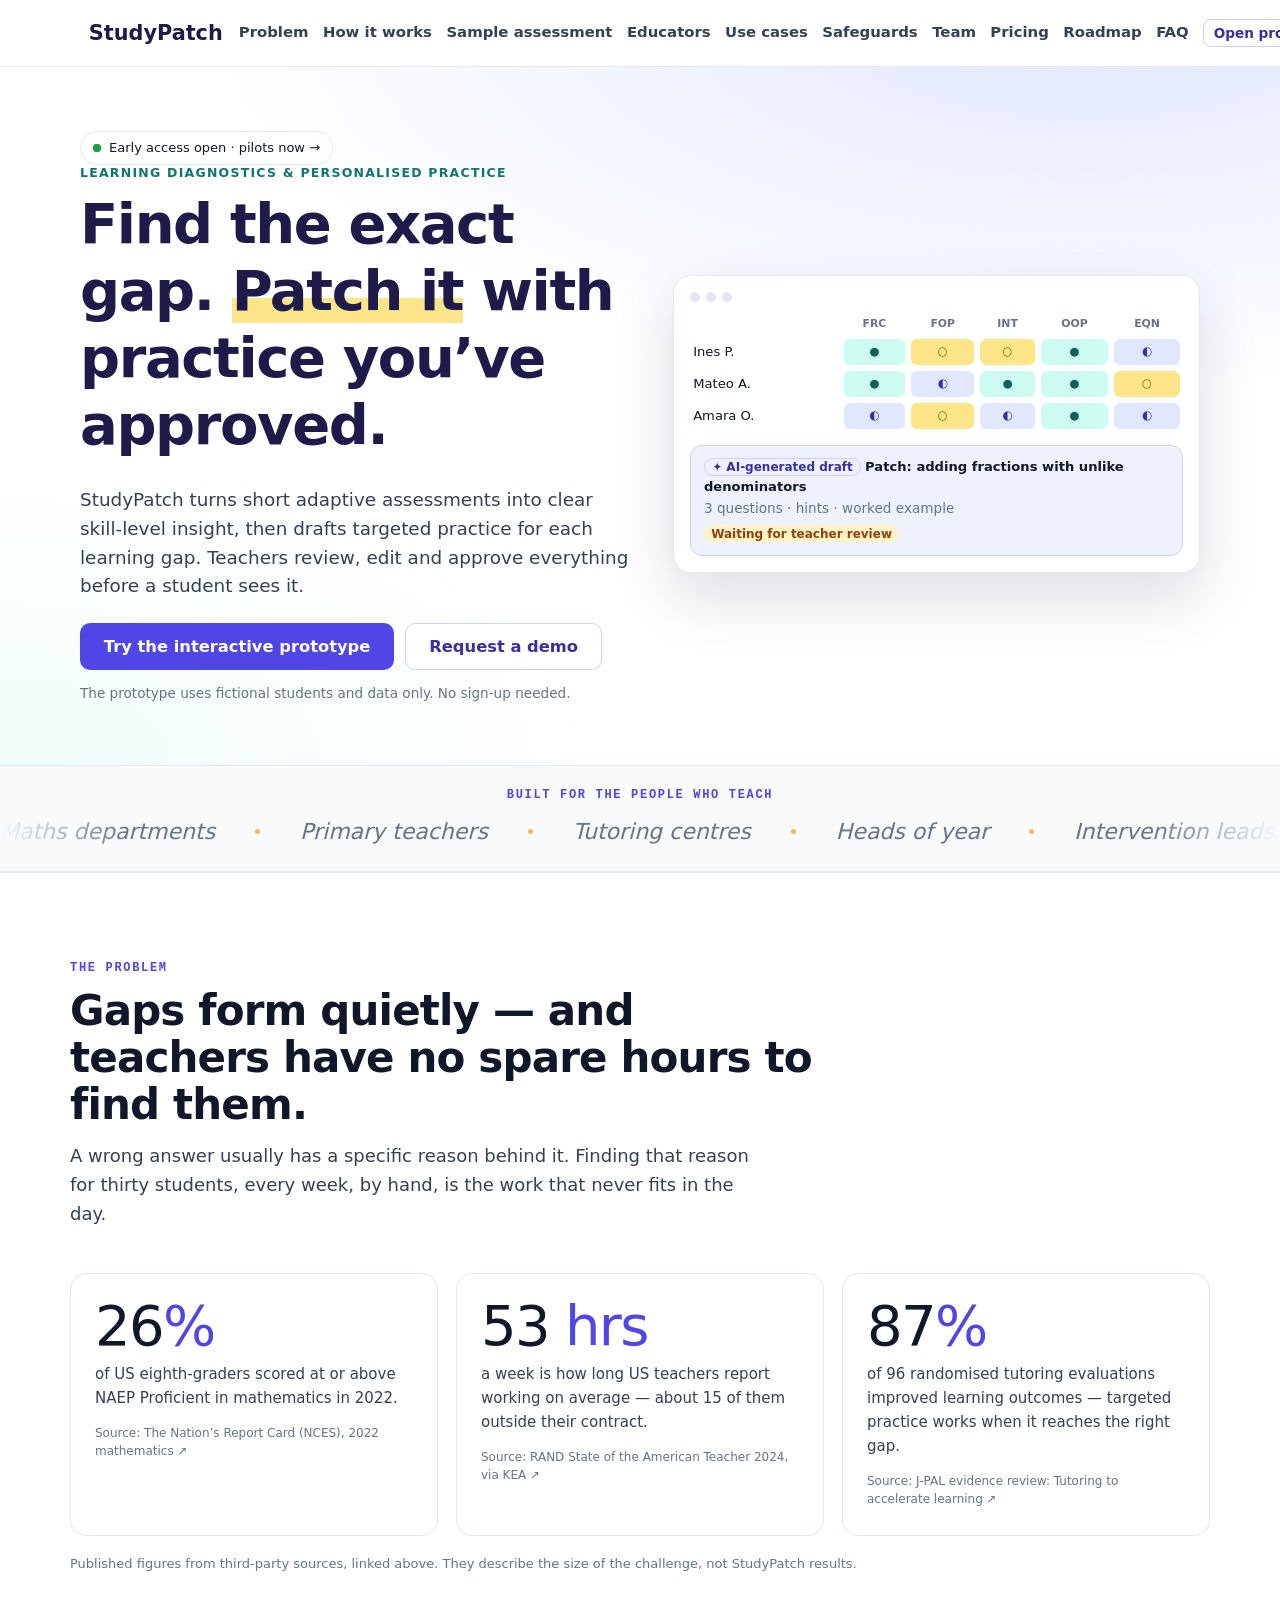
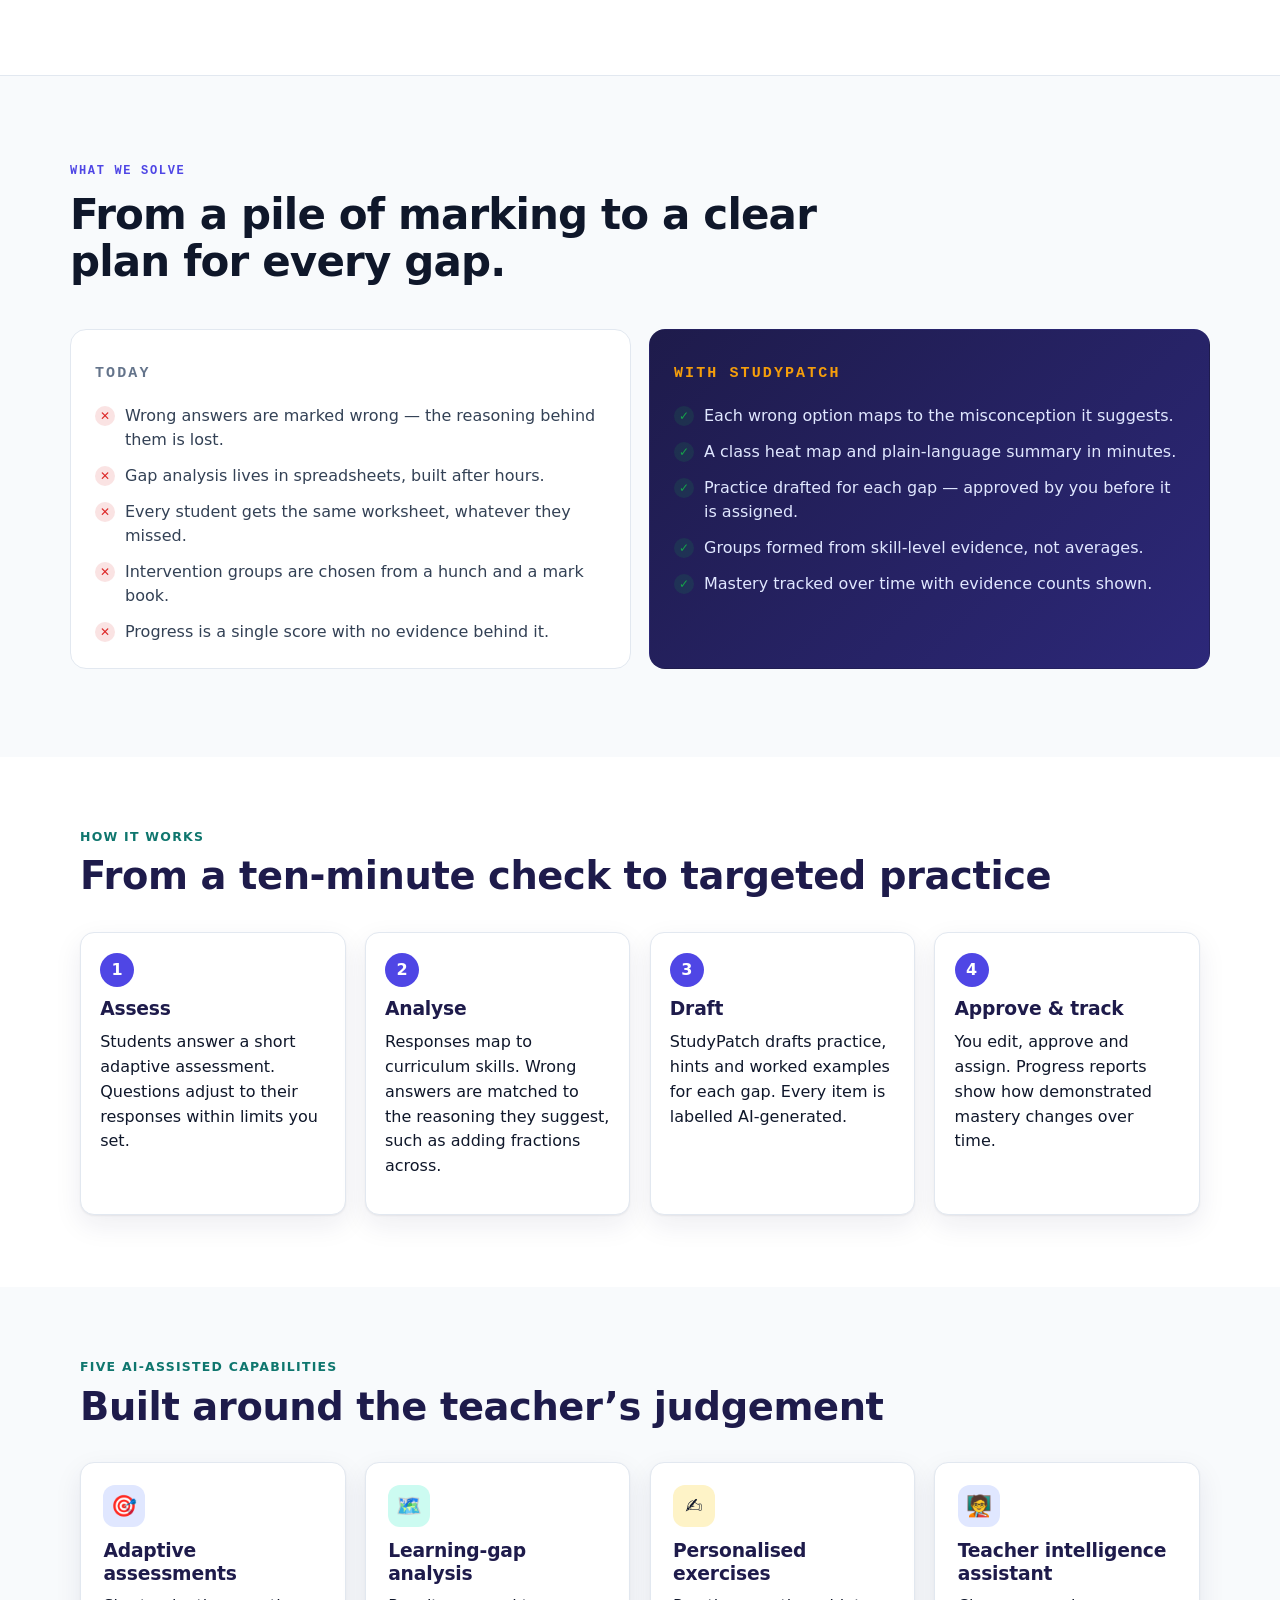
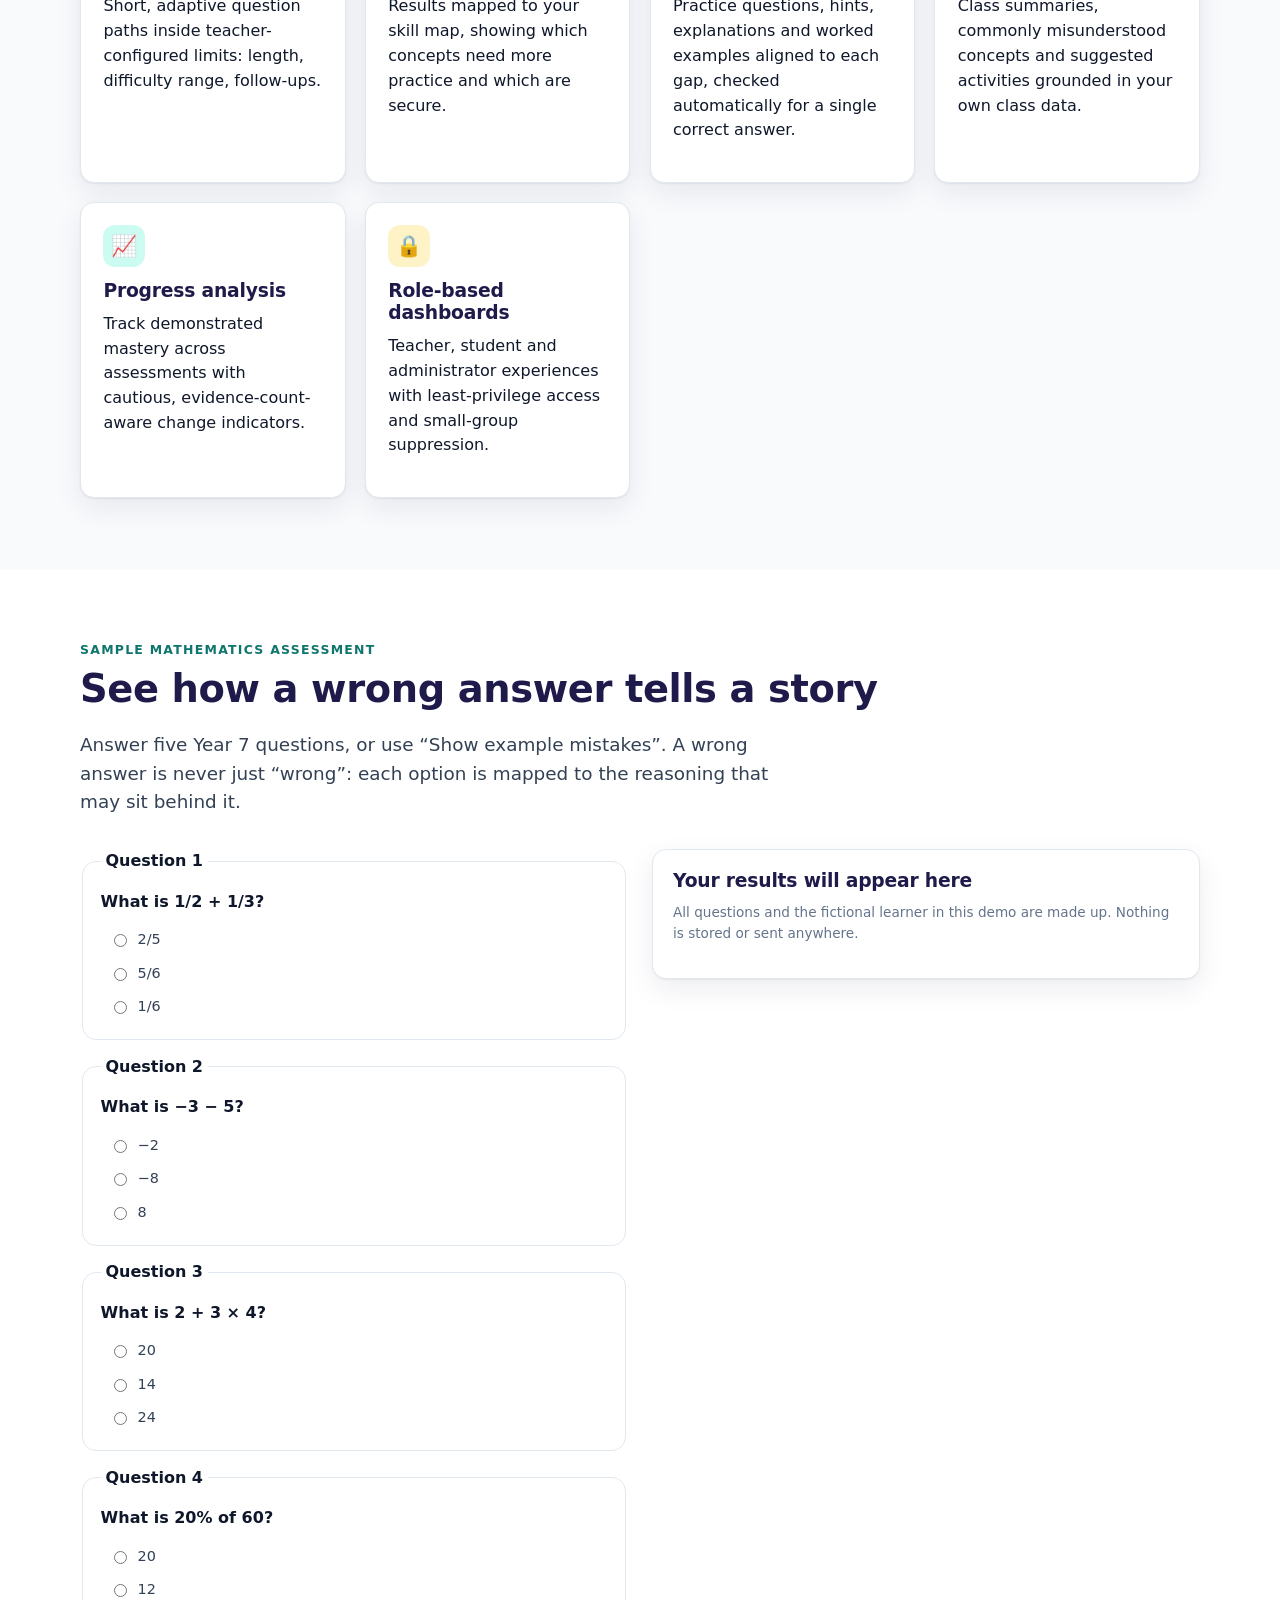
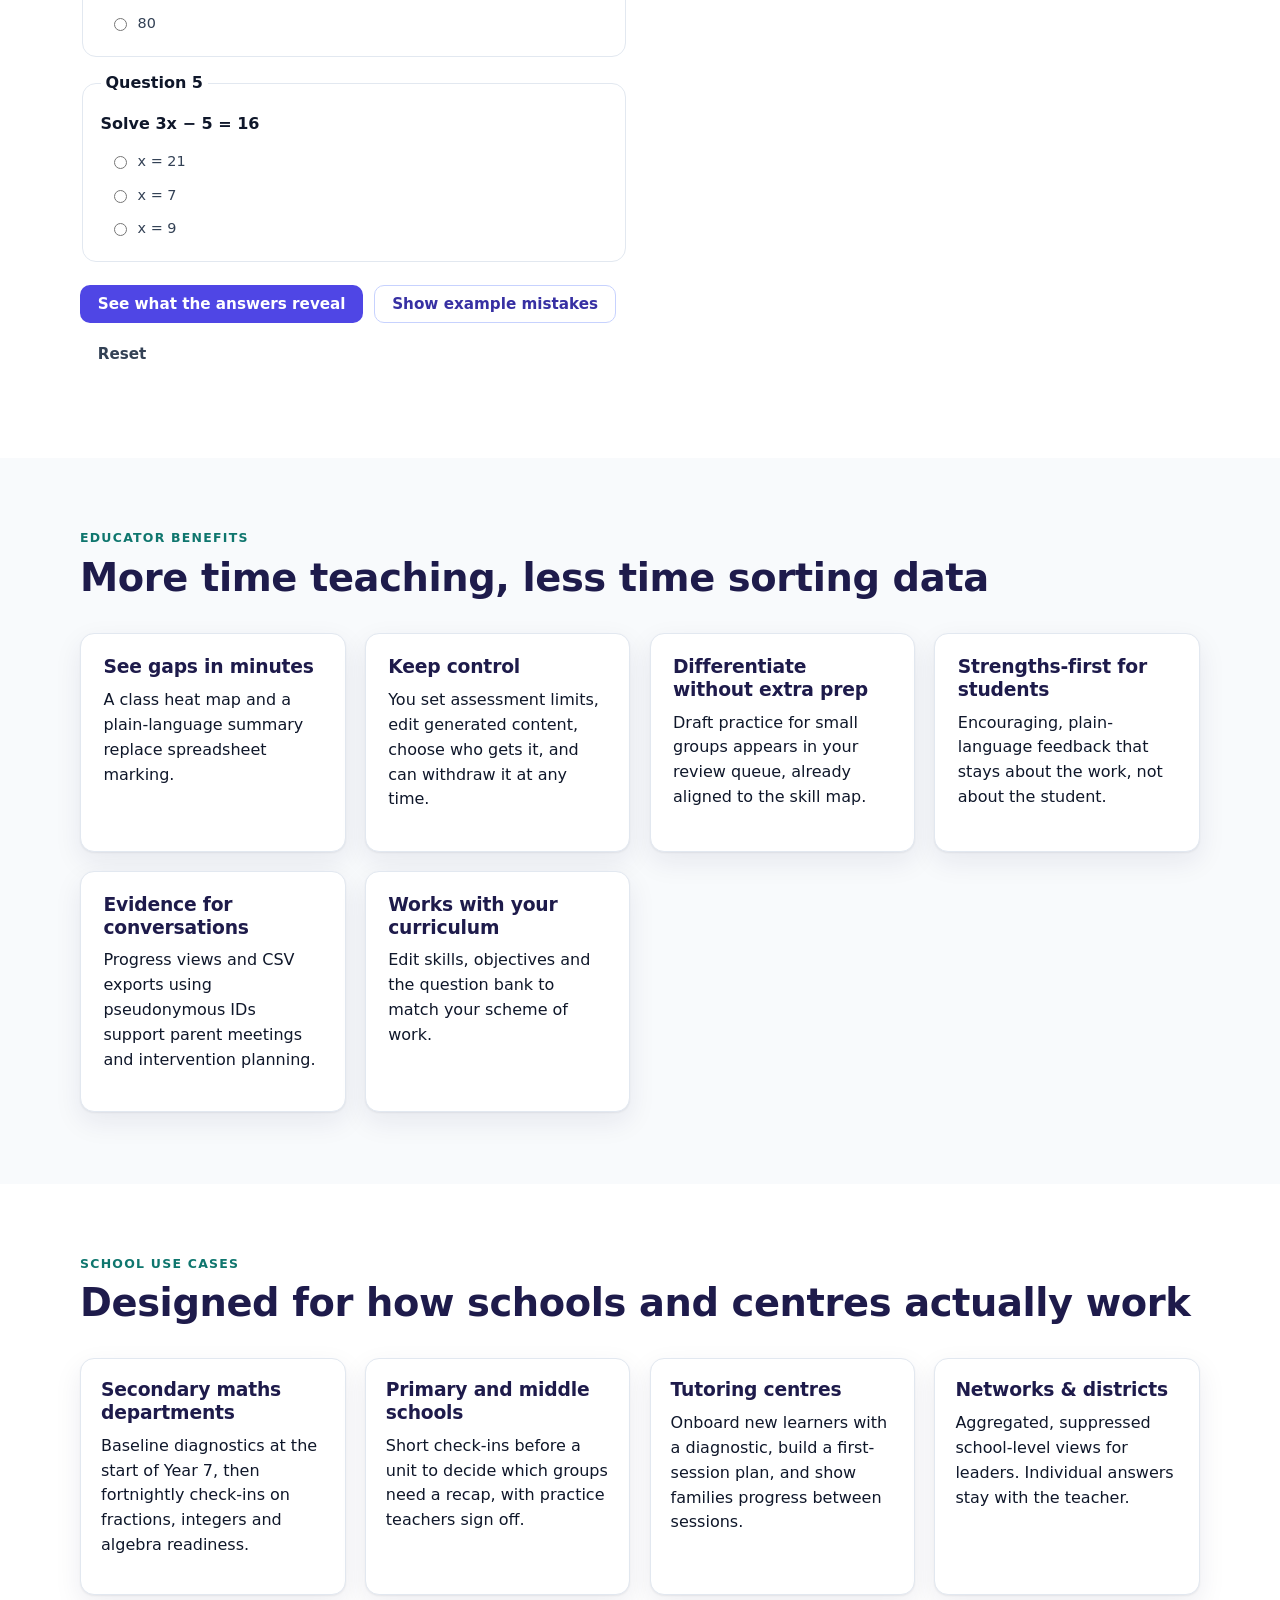
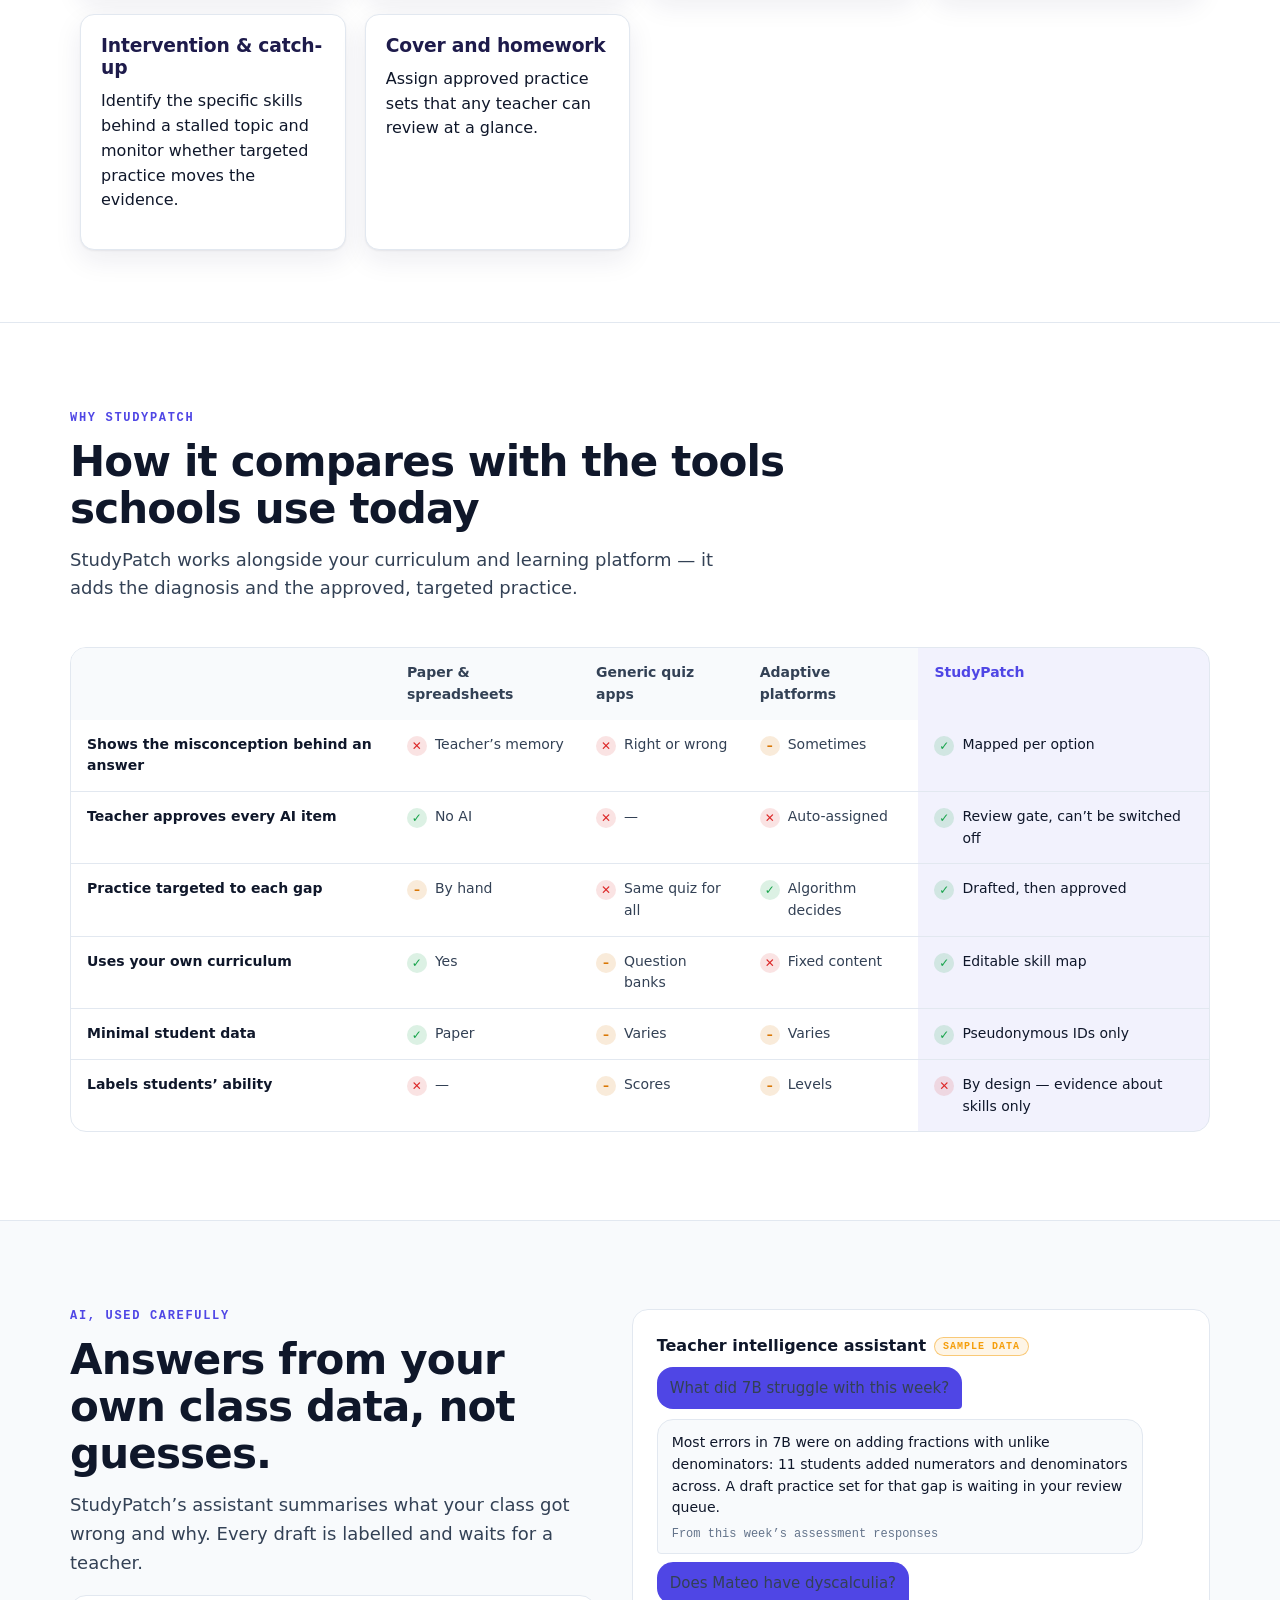
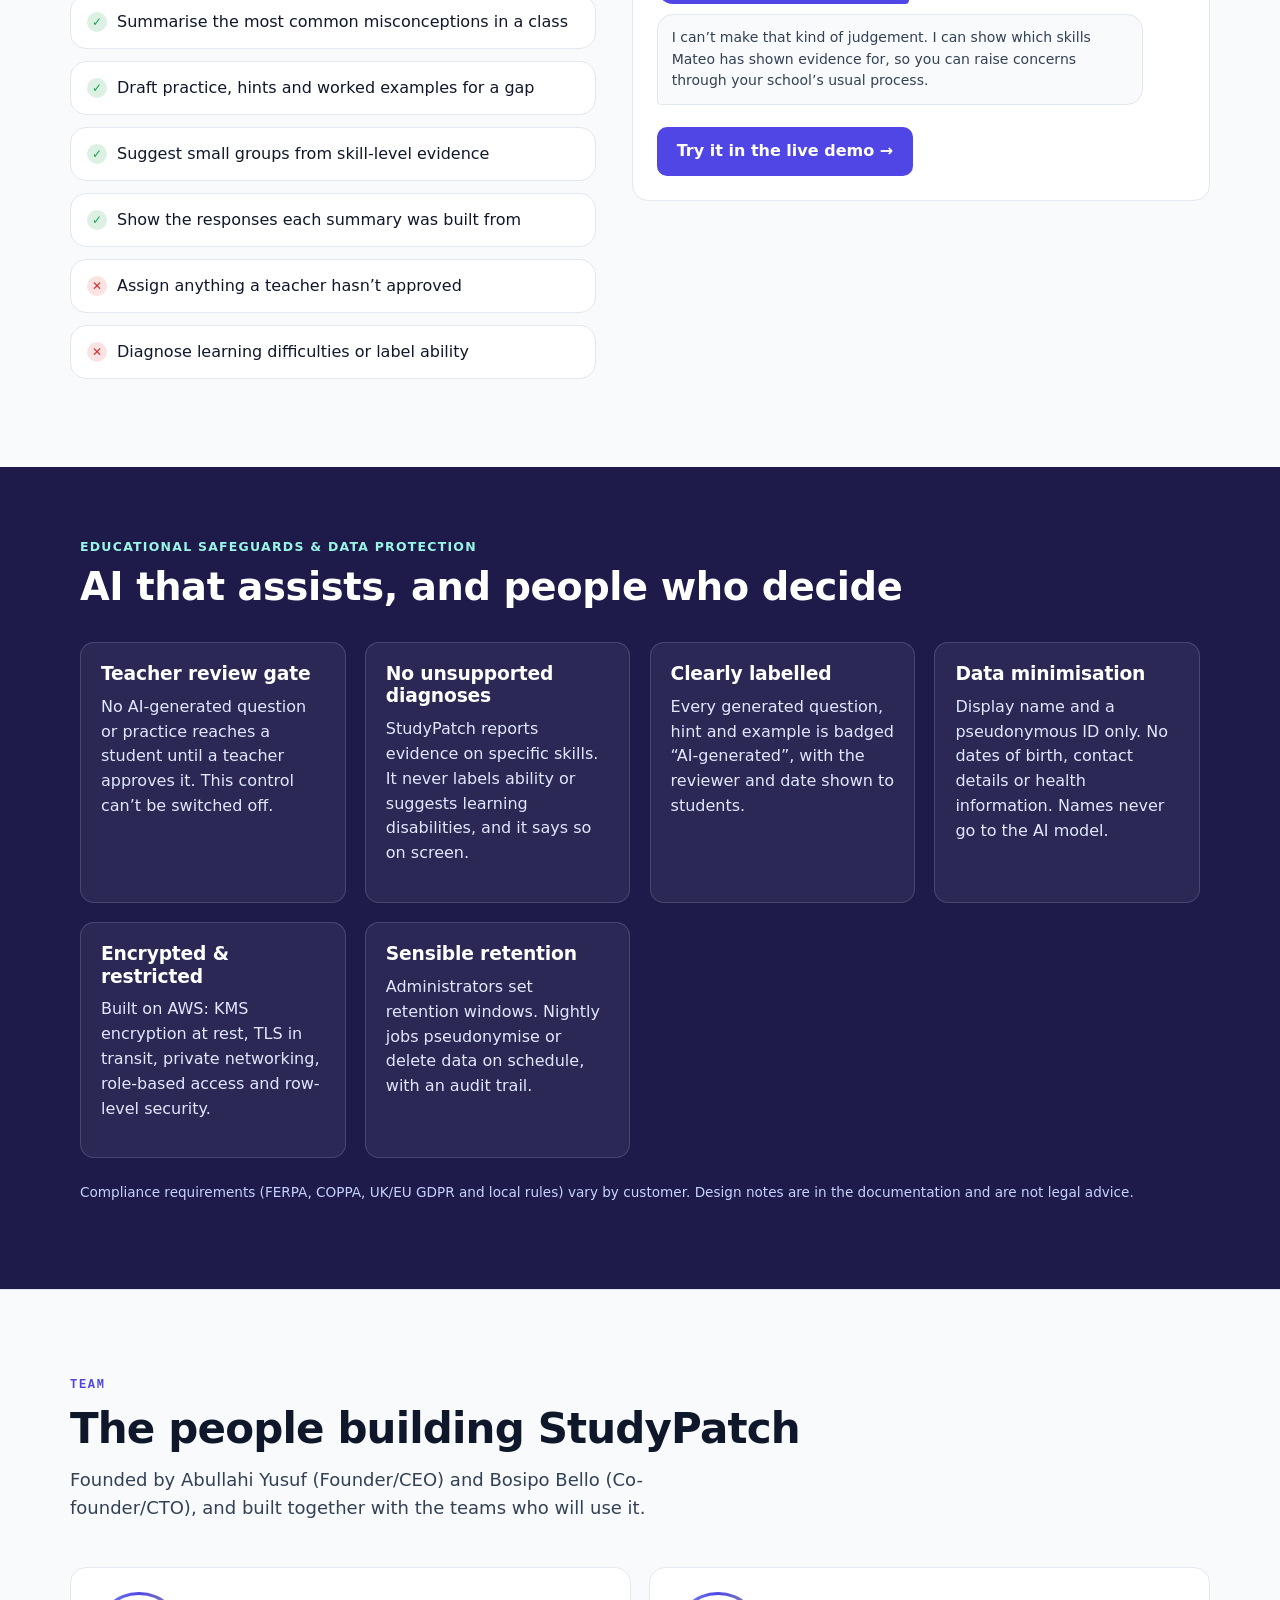
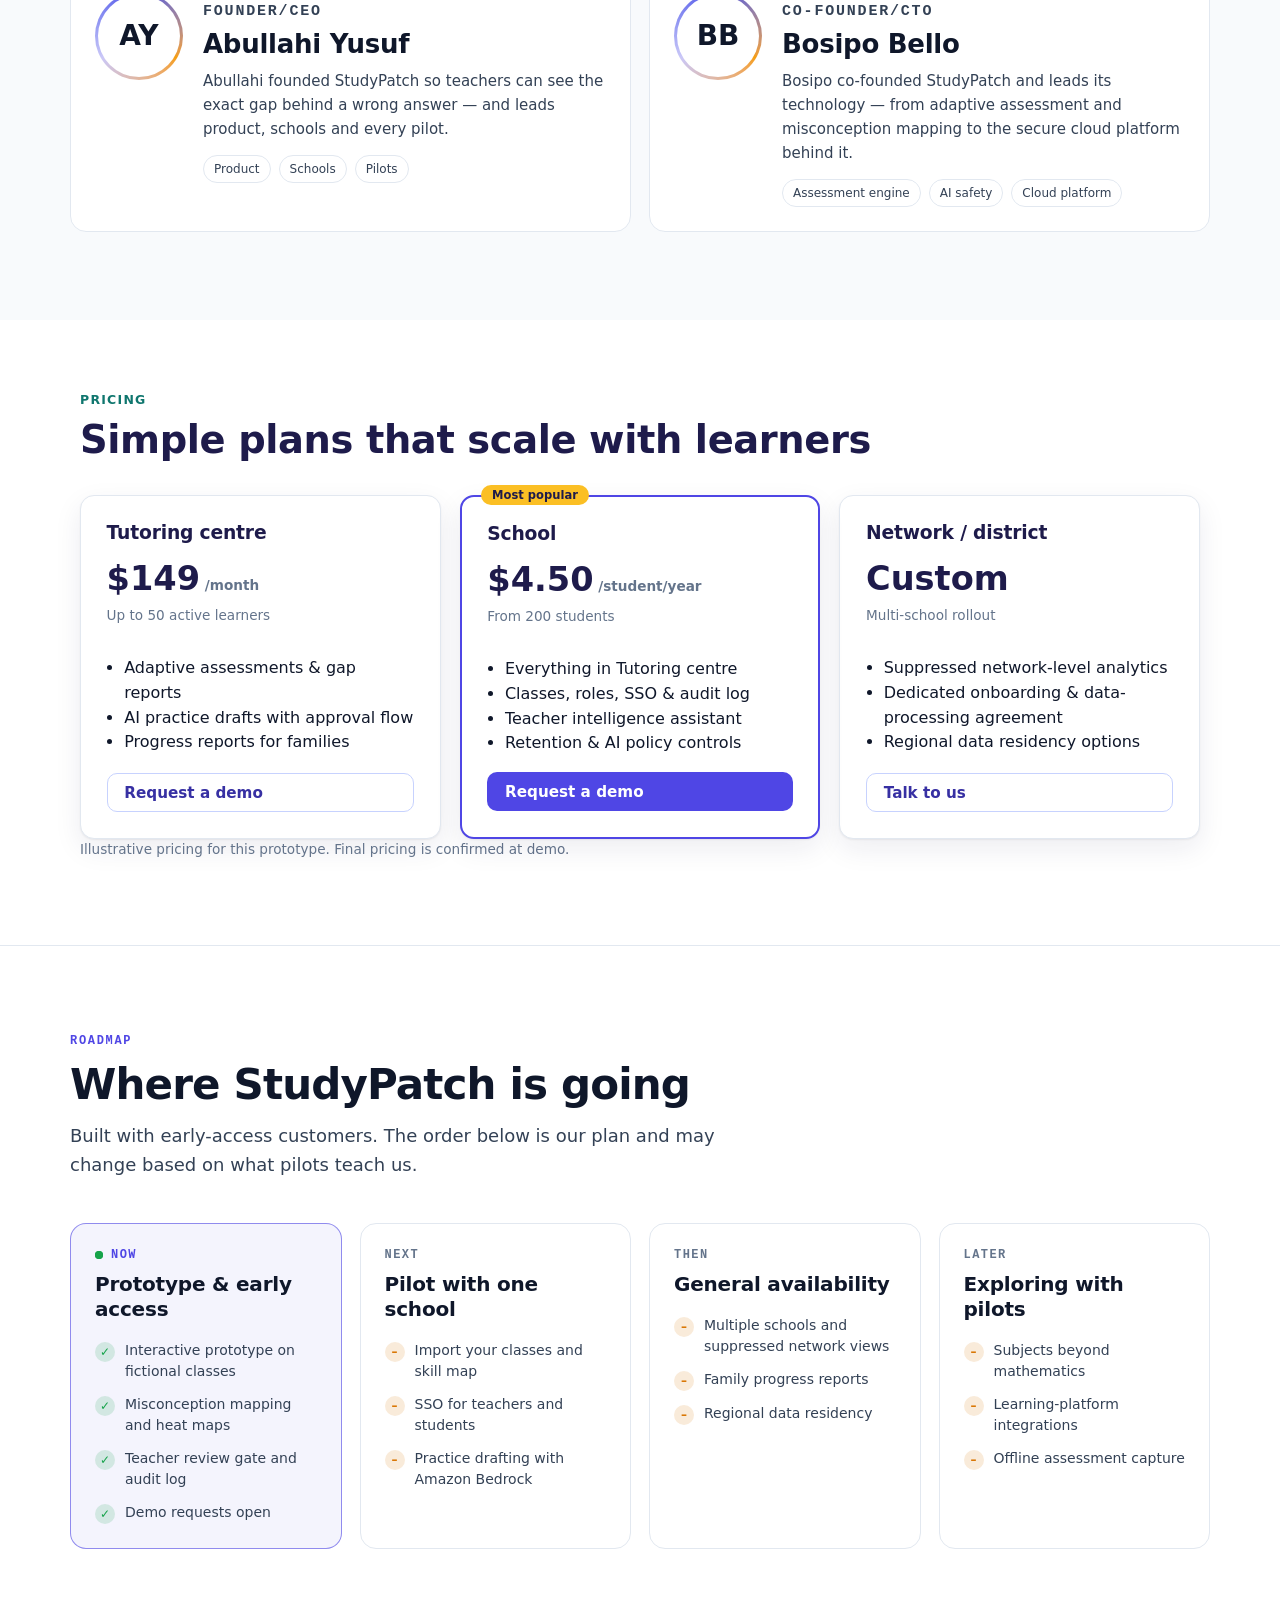
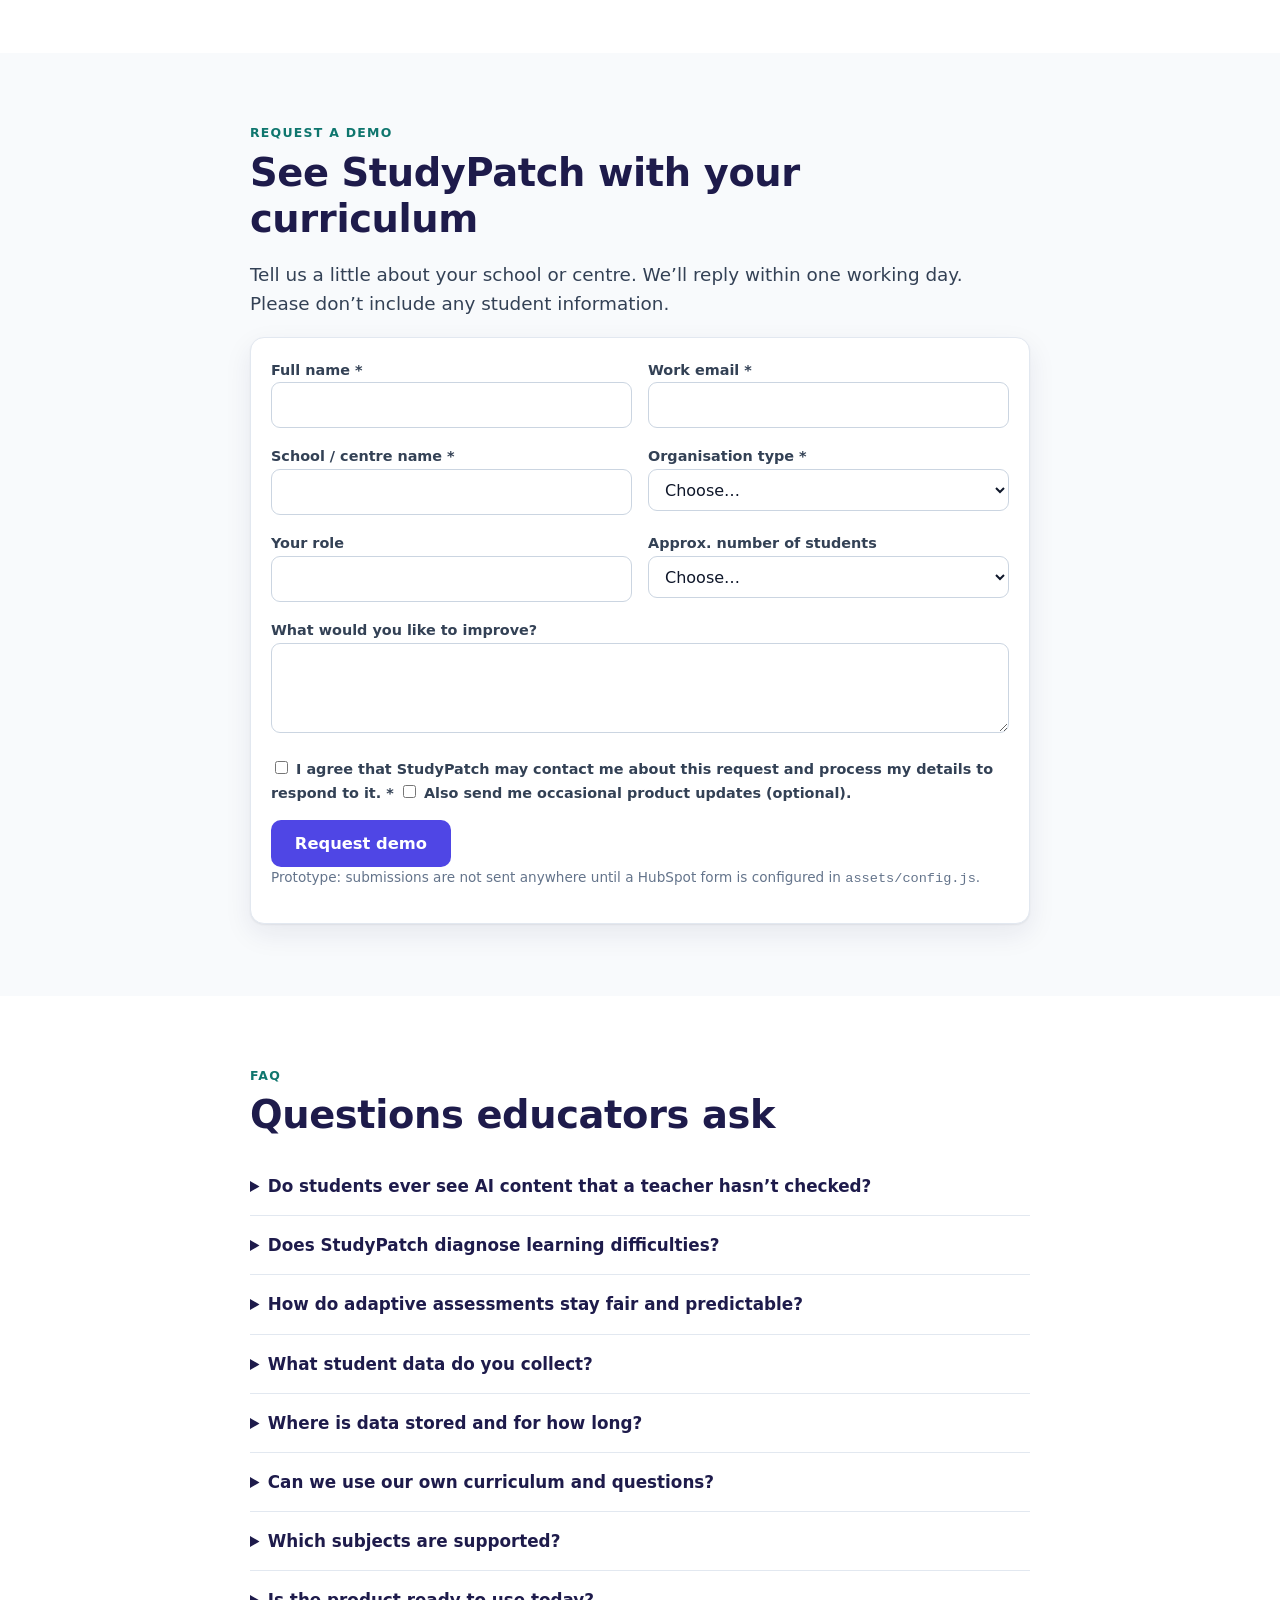
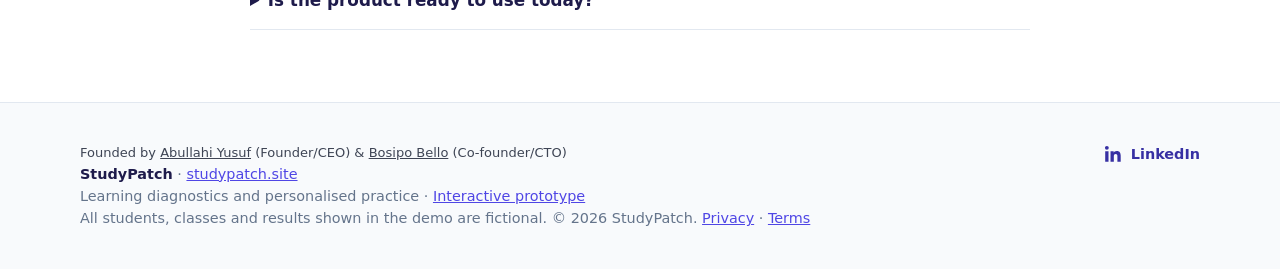
<file: index.html>
<!doctype html>
<html lang="en">
<head>
<meta charset="utf-8">
<meta name="viewport" content="width=device-width,initial-scale=1">
<title>StudyPatch: find the learning gap, patch it with practice</title>
<link rel="canonical" href="https://studypatch.site/">
<meta property="og:title" content="StudyPatch: find the learning gap, patch it with practice">
<meta property="og:url" content="https://studypatch.site/">
<meta property="og:type" content="website">
<meta name="description" content="StudyPatch helps schools and tutoring centres find specific learning gaps with short adaptive assessments, then generate targeted practice that teachers review and approve.">
<link rel="icon" href="data:image/svg+xml,%3Csvg xmlns='http://www.w3.org/2000/svg' viewBox='0 0 32 32'%3E%3Crect width='32' height='32' rx='9' fill='%234f46e5'/%3E%3Cpath d='M9 17.5l4.5 4.5L23 11' fill='none' stroke='%23fbbf24' stroke-width='3.2' stroke-linecap='round' stroke-linejoin='round'/%3E%3C/svg%3E">
<link rel="stylesheet" href="assets/base.css">
<link rel="stylesheet" href="assets/site.css">
  <link rel="stylesheet" href="assets/glow.css">
  <script src="assets/glow.js" defer></script>
  <link rel="apple-touch-icon" href="/apple-touch-icon.png">
  <link rel="manifest" href="/manifest.webmanifest">
  <meta property="og:image" content="https://studypatch.site/og-image.png">
  <meta property="og:image:width" content="1200">
  <meta property="og:image:height" content="630">
  <meta name="twitter:card" content="summary_large_image">
  <meta name="twitter:image" content="https://studypatch.site/og-image.png">
  <script type="application/ld+json" id="founders-ld">{"@context": "https://schema.org", "@type": "Organization", "name": "StudyPatch", "url": "https://studypatch.site", "email": "hello@studypatch.site", "logo": "https://studypatch.site/icon-512.png", "founder": [{"@type": "Person", "name": "Abullahi Yusuf", "jobTitle": "Founder/CEO"}, {"@type": "Person", "name": "Bosipo Bello", "jobTitle": "Co-founder/CTO"}]}</script>
</head>
<body>
<a class="skip" href="#main">Skip to content</a>
<header class="nav"><div class="wrap">
  <a class="brand" href="#top"><svg width="32" height="32" viewBox="0 0 32 32" aria-hidden="true"><rect width="32" height="32" rx="9" fill="#4f46e5"/><path d="M9 17.5l4.5 4.5L23 11" fill="none" stroke="#fbbf24" stroke-width="3.2" stroke-linecap="round" stroke-linejoin="round"/></svg>StudyPatch</a>
  <button type="button" class="btn btn-ghost menu-btn" id="menuBtn" aria-expanded="false" aria-controls="mainnav">Menu</button>
  <nav id="mainnav" aria-label="Main">
    <a href="#problem">Problem</a><a href="#how">How it works</a><a href="#demo">Sample assessment</a><a href="#educators">Educators</a><a href="#usecases">Use cases</a><a href="#trust">Safeguards</a><a href="#team">Team</a><a href="#pricing">Pricing</a><a href="#roadmap">Roadmap</a><a href="#faq">FAQ</a>
    <a class="btn btn-secondary btn-sm" href="app/index.html">Open prototype</a><a class="btn btn-primary btn-sm" href="#request">Request a demo</a>
  </nav>
</div></header>

<main id="main">
<section class="hero" id="top"><div class="wrap">
  <div>
    <!-- gx:pill --><a class="gx gx-pill" href="#request"><i class="gx-live" aria-hidden="true"></i> Early access open · pilots now →</a><!-- /gx:pill -->
<div class="eyebrow">Learning diagnostics &amp; personalised practice</div>
    <h1>Find the exact gap. <mark>Patch it</mark> with practice you’ve approved.</h1>
    <p class="lead">StudyPatch turns short adaptive assessments into clear skill-level insight, then drafts targeted practice for each learning gap. Teachers review, edit and approve everything before a student sees it.</p>
    <div class="cta"><a class="btn btn-primary btn-lg" href="app/index.html">Try the interactive prototype</a><a class="btn btn-secondary btn-lg" href="#request">Request a demo</a></div>
    <p class="note">The prototype uses fictional students and data only. No sign-up needed.</p>
  </div>
  <div class="mock gx-float" aria-label="Illustration of the class heat map and an AI-generated practice draft">
    <div class="bar"><i></i><i></i><i></i></div>
    <table><thead><tr><th></th><th>FRC</th><th>FOP</th><th>INT</th><th>OOP</th><th>EQN</th></tr></thead><tbody>
      <tr><td>Ines P.</td><td><span class="s1">●</span></td><td><span class="s3">○</span></td><td><span class="s3">○</span></td><td><span class="s1">●</span></td><td><span class="s2">◐</span></td></tr>
      <tr><td>Mateo A.</td><td><span class="s1">●</span></td><td><span class="s2">◐</span></td><td><span class="s1">●</span></td><td><span class="s1">●</span></td><td><span class="s3">○</span></td></tr>
      <tr><td>Amara O.</td><td><span class="s2">◐</span></td><td><span class="s3">○</span></td><td><span class="s2">◐</span></td><td><span class="s1">●</span></td><td><span class="s2">◐</span></td></tr>
    </tbody></table>
    <div class="gen"><span class="badge badge-ai">✦ AI-generated draft</span> <strong>Patch: adding fractions with unlike denominators</strong><br><span class="hint">3 questions · hints · worked example</span><br><span class="badge badge-warn" style="margin-top:.4rem">Waiting for teacher review</span></div>
  </div>
</div></section>

<!-- gx:top --><section class="gx gx-marquee" aria-label="Built for"><p class="gx-eyebrow">Built for the people who teach</p><div class="gx-marquee-mask"><ul class="gx-track"><li>Maths departments</li><li>Primary teachers</li><li>Tutoring centres</li><li>Heads of year</li><li>Intervention leads</li><li>SENCOs</li><li>Academy trusts</li><li>Districts</li><li>Catch-up programmes</li><li>Homework clubs</li><li>Cover teachers</li><li>Families</li><li aria-hidden="true">Maths departments</li><li aria-hidden="true">Primary teachers</li><li aria-hidden="true">Tutoring centres</li><li aria-hidden="true">Heads of year</li><li aria-hidden="true">Intervention leads</li><li aria-hidden="true">SENCOs</li><li aria-hidden="true">Academy trusts</li><li aria-hidden="true">Districts</li><li aria-hidden="true">Catch-up programmes</li><li aria-hidden="true">Homework clubs</li><li aria-hidden="true">Cover teachers</li><li aria-hidden="true">Families</li></ul></div></section>
<section id="problem" class="gx gx-section"><div class="gx-wrap"><div><p class="gx-eyebrow">The problem</p><h2 class="gx-h2">Gaps form quietly — and teachers have no spare hours to find them.</h2><p class="gx-intro">A wrong answer usually has a specific reason behind it. Finding that reason for thirty students, every week, by hand, is the work that never fits in the day.</p></div><div class="gx-grid gx-g3"><figure class="gx-card gx-reveal gx-lift gx-spot" style="margin:0;--d:0ms"><div class="gx-stat-v"><b style="font-weight:inherit" data-count="26" data-dec="0">26</b><span>%</span></div><figcaption><p>of US eighth-graders scored at or above NAEP Proficient in mathematics in 2022.</p><a class="gx-src" href="https://www.nationsreportcard.gov/mathematics/nation/achievement" target="_blank" rel="noopener noreferrer">Source: The Nation’s Report Card (NCES), 2022 mathematics ↗</a></figcaption></figure><figure class="gx-card gx-reveal gx-lift gx-spot" style="margin:0;--d:120ms"><div class="gx-stat-v"><b style="font-weight:inherit" data-count="53" data-dec="0">53</b><span> hrs</span></div><figcaption><p>a week is how long US teachers report working on average — about 15 of them outside their contract.</p><a class="gx-src" href="https://www.kea.org/kea-news-volume-60-issue-4-june-2024-article-2/" target="_blank" rel="noopener noreferrer">Source: RAND State of the American Teacher 2024, via KEA ↗</a></figcaption></figure><figure class="gx-card gx-reveal gx-lift gx-spot" style="margin:0;--d:240ms"><div class="gx-stat-v"><b style="font-weight:inherit" data-count="87" data-dec="0">87</b><span>%</span></div><figcaption><p>of 96 randomised tutoring evaluations improved learning outcomes — targeted practice works when it reaches the right gap.</p><a class="gx-src" href="https://www.povertyactionlab.org/node/7800919" target="_blank" rel="noopener noreferrer">Source: J-PAL evidence review: Tutoring to accelerate learning ↗</a></figcaption></figure></div><p class="gx-small">Published figures from third-party sources, linked above. They describe the size of the challenge, not StudyPatch results.</p></div></section>
<section id="solution" class="gx gx-section gx-tint"><div class="gx-wrap"><div><p class="gx-eyebrow">What we solve</p><h2 class="gx-h2">From a pile of marking to a clear plan for every gap.</h2></div><div class="gx-grid gx-g2"><div class="gx-card gx-reveal"><p class="gx-eyebrow" style="color:var(--gx-subtle)">Today</p><ul class="gx-list"><li><span class="gx-ic no" aria-label="No">✕</span><span style="color:var(--gx-muted)">Wrong answers are marked wrong — the reasoning behind them is lost.</span></li><li><span class="gx-ic no" aria-label="No">✕</span><span style="color:var(--gx-muted)">Gap analysis lives in spreadsheets, built after hours.</span></li><li><span class="gx-ic no" aria-label="No">✕</span><span style="color:var(--gx-muted)">Every student gets the same worksheet, whatever they missed.</span></li><li><span class="gx-ic no" aria-label="No">✕</span><span style="color:var(--gx-muted)">Intervention groups are chosen from a hunch and a mark book.</span></li><li><span class="gx-ic no" aria-label="No">✕</span><span style="color:var(--gx-muted)">Progress is a single score with no evidence behind it.</span></li></ul></div><div class="gx-card gx-with gx-reveal gx-spot" style="--d:120ms"><p class="gx-eyebrow">With StudyPatch</p><ul class="gx-list"><li><span class="gx-ic ok" aria-label="Yes">✓</span><span>Each wrong option maps to the misconception it suggests.</span></li><li><span class="gx-ic ok" aria-label="Yes">✓</span><span>A class heat map and plain-language summary in minutes.</span></li><li><span class="gx-ic ok" aria-label="Yes">✓</span><span>Practice drafted for each gap — approved by you before it is assigned.</span></li><li><span class="gx-ic ok" aria-label="Yes">✓</span><span>Groups formed from skill-level evidence, not averages.</span></li><li><span class="gx-ic ok" aria-label="Yes">✓</span><span>Mastery tracked over time with evidence counts shown.</span></li></ul></div></div></div></section><!-- /gx:top -->
<section id="how"><div class="wrap">
  <div class="eyebrow">How it works</div><h2 class="big">From a ten-minute check to targeted practice</h2>
  <div class="steps">
    <div class="card step"><h3>Assess</h3><p>Students answer a short adaptive assessment. Questions adjust to their responses within limits you set.</p></div>
    <div class="card step"><h3>Analyse</h3><p>Responses map to curriculum skills. Wrong answers are matched to the reasoning they suggest, such as adding fractions across.</p></div>
    <div class="card step"><h3>Draft</h3><p>StudyPatch drafts practice, hints and worked examples for each gap. Every item is labelled AI-generated.</p></div>
    <div class="card step"><h3>Approve &amp; track</h3><p>You edit, approve and assign. Progress reports show how demonstrated mastery changes over time.</p></div>
  </div>
</div></section>

<section class="alt" id="features"><div class="wrap">
  <div class="eyebrow">Five AI-assisted capabilities</div><h2 class="big">Built around the teacher’s judgement</h2>
  <div class="grid3">
    <div class="card feat"><div class="ic i">🎯</div><h3>Adaptive assessments</h3><p>Short, adaptive question paths inside teacher-configured limits: length, difficulty range, follow-ups.</p></div>
    <div class="card feat"><div class="ic t">🗺️</div><h3>Learning-gap analysis</h3><p>Results mapped to your skill map, showing which concepts need more practice and which are secure.</p></div>
    <div class="card feat"><div class="ic y">✍️</div><h3>Personalised exercises</h3><p>Practice questions, hints, explanations and worked examples aligned to each gap, checked automatically for a single correct answer.</p></div>
    <div class="card feat"><div class="ic i">🧑‍🏫</div><h3>Teacher intelligence assistant</h3><p>Class summaries, commonly misunderstood concepts and suggested activities grounded in your own class data.</p></div>
    <div class="card feat"><div class="ic t">📈</div><h3>Progress analysis</h3><p>Track demonstrated mastery across assessments with cautious, evidence-count-aware change indicators.</p></div>
    <div class="card feat"><div class="ic y">🔒</div><h3>Role-based dashboards</h3><p>Teacher, student and administrator experiences with least-privilege access and small-group suppression.</p></div>
  </div>
</div></section>

<section id="demo"><div class="wrap">
  <div class="eyebrow">Sample mathematics assessment</div><h2 class="big">See how a wrong answer tells a story</h2>
  <p class="lead">Answer five Year 7 questions, or use “Show example mistakes”. A wrong answer is never just “wrong”: each option is mapped to the reasoning that may sit behind it.</p>
  <div class="demo">
    <form id="sample" novalidate><div id="sampleQs"></div>
      <div class="cta"><button class="btn btn-primary" type="submit">See what the answers reveal</button><button class="btn btn-secondary" type="button" id="fillMistakes">Show example mistakes</button><button class="btn btn-ghost" type="button" id="resetSample">Reset</button></div></form>
    <aside class="panel" aria-live="polite"><div id="sampleOut" class="card"><h3>Your results will appear here</h3><p class="hint">All questions and the fictional learner in this demo are made up. Nothing is stored or sent anywhere.</p></div></aside>
  </div>
</div></section>

<section class="alt" id="educators"><div class="wrap">
  <div class="eyebrow">Educator benefits</div><h2 class="big">More time teaching, less time sorting data</h2>
  <div class="grid3">
    <div class="card feat"><h3>See gaps in minutes</h3><p>A class heat map and a plain-language summary replace spreadsheet marking.</p></div>
    <div class="card feat"><h3>Keep control</h3><p>You set assessment limits, edit generated content, choose who gets it, and can withdraw it at any time.</p></div>
    <div class="card feat"><h3>Differentiate without extra prep</h3><p>Draft practice for small groups appears in your review queue, already aligned to the skill map.</p></div>
    <div class="card feat"><h3>Strengths-first for students</h3><p>Encouraging, plain-language feedback that stays about the work, not about the student.</p></div>
    <div class="card feat"><h3>Evidence for conversations</h3><p>Progress views and CSV exports using pseudonymous IDs support parent meetings and intervention planning.</p></div>
    <div class="card feat"><h3>Works with your curriculum</h3><p>Edit skills, objectives and the question bank to match your scheme of work.</p></div>
  </div>
</div></section>

<section id="usecases"><div class="wrap">
  <div class="eyebrow">School use cases</div><h2 class="big">Designed for how schools and centres actually work</h2>
  <div class="uses">
    <div class="card"><h3>Secondary maths departments</h3><p>Baseline diagnostics at the start of Year 7, then fortnightly check-ins on fractions, integers and algebra readiness.</p></div>
    <div class="card"><h3>Primary and middle schools</h3><p>Short check-ins before a unit to decide which groups need a recap, with practice teachers sign off.</p></div>
    <div class="card"><h3>Tutoring centres</h3><p>Onboard new learners with a diagnostic, build a first-session plan, and show families progress between sessions.</p></div>
    <div class="card"><h3>Networks &amp; districts</h3><p>Aggregated, suppressed school-level views for leaders. Individual answers stay with the teacher.</p></div>
    <div class="card"><h3>Intervention &amp; catch-up</h3><p>Identify the specific skills behind a stalled topic and monitor whether targeted practice moves the evidence.</p></div>
    <div class="card"><h3>Cover and homework</h3><p>Assign approved practice sets that any teacher can review at a glance.</p></div>
  </div>
</div></section>

<!-- gx:mid --><section id="compare" class="gx gx-section"><div class="gx-wrap"><div><p class="gx-eyebrow">Why StudyPatch</p><h2 class="gx-h2">How it compares with the tools schools use today</h2><p class="gx-intro">StudyPatch works alongside your curriculum and learning platform — it adds the diagnosis and the approved, targeted practice.</p></div><div class="gx-table-wrap gx-reveal"><table class="gx-table"><thead><tr><th><span style="position:absolute;width:1px;height:1px;overflow:hidden;clip:rect(0 0 0 0)">Capability</span></th><th>Paper &amp; spreadsheets</th><th>Generic quiz apps</th><th>Adaptive platforms</th><th class="gx-us">StudyPatch</th></tr></thead><tbody><tr><th scope="row">Shows the misconception behind an answer</th><td><span class="gx-cell"><span class="gx-ic no" aria-label="No">✕</span> Teacher’s memory</span></td><td><span class="gx-cell"><span class="gx-ic no" aria-label="No">✕</span> Right or wrong</span></td><td><span class="gx-cell"><span class="gx-ic part" aria-label="Partly">–</span> Sometimes</span></td><td class="gx-us"><span class="gx-cell"><span class="gx-ic ok" aria-label="Yes">✓</span> Mapped per option</span></td></tr><tr><th scope="row">Teacher approves every AI item</th><td><span class="gx-cell"><span class="gx-ic ok" aria-label="Yes">✓</span> No AI</span></td><td><span class="gx-cell"><span class="gx-ic no" aria-label="No">✕</span> —</span></td><td><span class="gx-cell"><span class="gx-ic no" aria-label="No">✕</span> Auto-assigned</span></td><td class="gx-us"><span class="gx-cell"><span class="gx-ic ok" aria-label="Yes">✓</span> Review gate, can’t be switched off</span></td></tr><tr><th scope="row">Practice targeted to each gap</th><td><span class="gx-cell"><span class="gx-ic part" aria-label="Partly">–</span> By hand</span></td><td><span class="gx-cell"><span class="gx-ic no" aria-label="No">✕</span> Same quiz for all</span></td><td><span class="gx-cell"><span class="gx-ic ok" aria-label="Yes">✓</span> Algorithm decides</span></td><td class="gx-us"><span class="gx-cell"><span class="gx-ic ok" aria-label="Yes">✓</span> Drafted, then approved</span></td></tr><tr><th scope="row">Uses your own curriculum</th><td><span class="gx-cell"><span class="gx-ic ok" aria-label="Yes">✓</span> Yes</span></td><td><span class="gx-cell"><span class="gx-ic part" aria-label="Partly">–</span> Question banks</span></td><td><span class="gx-cell"><span class="gx-ic no" aria-label="No">✕</span> Fixed content</span></td><td class="gx-us"><span class="gx-cell"><span class="gx-ic ok" aria-label="Yes">✓</span> Editable skill map</span></td></tr><tr><th scope="row">Minimal student data</th><td><span class="gx-cell"><span class="gx-ic ok" aria-label="Yes">✓</span> Paper</span></td><td><span class="gx-cell"><span class="gx-ic part" aria-label="Partly">–</span> Varies</span></td><td><span class="gx-cell"><span class="gx-ic part" aria-label="Partly">–</span> Varies</span></td><td class="gx-us"><span class="gx-cell"><span class="gx-ic ok" aria-label="Yes">✓</span> Pseudonymous IDs only</span></td></tr><tr><th scope="row">Labels students’ ability</th><td><span class="gx-cell"><span class="gx-ic no" aria-label="No">✕</span> —</span></td><td><span class="gx-cell"><span class="gx-ic part" aria-label="Partly">–</span> Scores</span></td><td><span class="gx-cell"><span class="gx-ic part" aria-label="Partly">–</span> Levels</span></td><td class="gx-us"><span class="gx-cell"><span class="gx-ic no" aria-label="No">✕</span> By design — evidence about skills only</span></td></tr></tbody></table></div></div></section>
<section id="ai" class="gx gx-section gx-tint"><div class="gx-wrap gx-split gx-even"><div><div><p class="gx-eyebrow">AI, used carefully</p><h2 class="gx-h2">Answers from your own class data, not guesses.</h2><p class="gx-intro">StudyPatch’s assistant summarises what your class got wrong and why. Every draft is labelled and waits for a teacher.</p></div><ul class="gx-list"><li class="gx-card gx-reveal gx-lift" style="padding:14px 16px;--d:0ms"><span class="gx-ic ok" aria-label="Yes">✓</span><span>Summarise the most common misconceptions in a class</span></li><li class="gx-card gx-reveal gx-lift" style="padding:14px 16px;--d:60ms"><span class="gx-ic ok" aria-label="Yes">✓</span><span>Draft practice, hints and worked examples for a gap</span></li><li class="gx-card gx-reveal gx-lift" style="padding:14px 16px;--d:120ms"><span class="gx-ic ok" aria-label="Yes">✓</span><span>Suggest small groups from skill-level evidence</span></li><li class="gx-card gx-reveal gx-lift" style="padding:14px 16px;--d:180ms"><span class="gx-ic ok" aria-label="Yes">✓</span><span>Show the responses each summary was built from</span></li><li class="gx-card gx-reveal gx-lift" style="padding:14px 16px;--d:240ms"><span class="gx-ic no" aria-label="No">✕</span><span>Assign anything a teacher hasn’t approved</span></li><li class="gx-card gx-reveal gx-lift" style="padding:14px 16px;--d:300ms"><span class="gx-ic no" aria-label="No">✕</span><span>Diagnose learning difficulties or label ability</span></li></ul></div><div class="gx-card gx-chat gx-reveal" style="--d:120ms"><div style="display:flex;flex-wrap:wrap;gap:8px;align-items:center;font-weight:600">Teacher intelligence assistant <span class="gx-badge">Sample data</span></div><p class="gx-bubble-q">What did 7B struggle with this week?</p><div class="gx-bubble-a">Most errors in 7B were on adding fractions with unlike denominators: 11 students added numerators and denominators across. A draft practice set for that gap is waiting in your review queue.<em>From this week’s assessment responses</em></div><p class="gx-bubble-q">Does Mateo have dyscalculia?</p><div class="gx-bubble-a" style="color:var(--gx-muted)">I can’t make that kind of judgement. I can show which skills Mateo has shown evidence for, so you can raise concerns through your school’s usual process.</div><a class="gx-btn" style="margin-top:22px" href="app/index.html">Try it in the live demo →</a></div></div></section><!-- /gx:mid -->
<section class="trust" id="trust"><div class="wrap">
  <div class="eyebrow">Educational safeguards &amp; data protection</div><h2 class="big">AI that assists, and people who decide</h2>
  <div class="grid3">
    <div class="card"><h3>Teacher review gate</h3><p>No AI-generated question or practice reaches a student until a teacher approves it. This control can’t be switched off.</p></div>
    <div class="card"><h3>No unsupported diagnoses</h3><p>StudyPatch reports evidence on specific skills. It never labels ability or suggests learning disabilities, and it says so on screen.</p></div>
    <div class="card"><h3>Clearly labelled</h3><p>Every generated question, hint and example is badged “AI-generated”, with the reviewer and date shown to students.</p></div>
    <div class="card"><h3>Data minimisation</h3><p>Display name and a pseudonymous ID only. No dates of birth, contact details or health information. Names never go to the AI model.</p></div>
    <div class="card"><h3>Encrypted &amp; restricted</h3><p>Built on AWS: KMS encryption at rest, TLS in transit, private networking, role-based access and row-level security.</p></div>
    <div class="card"><h3>Sensible retention</h3><p>Administrators set retention windows. Nightly jobs pseudonymise or delete data on schedule, with an audit trail.</p></div>
  </div>
  <p class="note" style="color:#c7d2fe;margin-top:1.5rem">Compliance requirements (FERPA, COPPA, UK/EU GDPR and local rules) vary by customer. Design notes are in the documentation and are not legal advice.</p>
</div></section>

<!-- gx:team --><section id="team" class="gx gx-section gx-tint"><div class="gx-wrap"><div><p class="gx-eyebrow">Team</p><h2 class="gx-h2">The people building StudyPatch</h2><p class="gx-intro">Founded by Abullahi Yusuf (Founder/CEO) and Bosipo Bello (Co-founder/CTO), and built together with the teams who will use it.</p></div><div style="margin-top:44px"><div class="gx gx-grid gx-g2" style="margin-top:0"><article class="gx-card gx-reveal gx-lift gx-spot" style="--d:0ms"><div class="gx-person"><div class="gx-avatar" aria-hidden="true"><b>AY</b></div><div style="min-width:0"><p class="gx-role">Founder/CEO</p><h3>Abullahi Yusuf</h3><p>Abullahi founded StudyPatch so teachers can see the exact gap behind a wrong answer — and leads product, schools and every pilot.</p><ul class="gx-tags" aria-label="Focus areas"><li>Product</li><li>Schools</li><li>Pilots</li></ul></div></div></article><article class="gx-card gx-reveal gx-lift gx-spot" style="--d:120ms"><div class="gx-person"><div class="gx-avatar" aria-hidden="true"><b>BB</b></div><div style="min-width:0"><p class="gx-role">Co-founder/CTO</p><h3>Bosipo Bello</h3><p>Bosipo co-founded StudyPatch and leads its technology — from adaptive assessment and misconception mapping to the secure cloud platform behind it.</p><ul class="gx-tags" aria-label="Focus areas"><li>Assessment engine</li><li>AI safety</li><li>Cloud platform</li></ul></div></div></article></div></div></div></section><!-- /gx:team -->
<section id="pricing"><div class="wrap">
  <div class="eyebrow">Pricing</div><h2 class="big">Simple plans that scale with learners</h2>
  <div class="pricing">
    <div class="card price"><h3>Tutoring centre</h3><div class="amt">$149<span class="hint"> /month</span></div><p class="hint">Up to 50 active learners</p><ul><li>Adaptive assessments &amp; gap reports</li><li>AI practice drafts with approval flow</li><li>Progress reports for families</li></ul><a class="btn btn-secondary" href="#request">Request a demo</a></div>
    <div class="card price pop"><span class="pop-tag">Most popular</span><h3>School</h3><div class="amt">$4.50<span class="hint"> /student/year</span></div><p class="hint">From 200 students</p><ul><li>Everything in Tutoring centre</li><li>Classes, roles, SSO &amp; audit log</li><li>Teacher intelligence assistant</li><li>Retention &amp; AI policy controls</li></ul><a class="btn btn-primary" href="#request">Request a demo</a></div>
    <div class="card price"><h3>Network / district</h3><div class="amt">Custom</div><p class="hint">Multi-school rollout</p><ul><li>Suppressed network-level analytics</li><li>Dedicated onboarding &amp; data-processing agreement</li><li>Regional data residency options</li></ul><a class="btn btn-secondary" href="#request">Talk to us</a></div>
  </div>
  <p class="note">Illustrative pricing for this prototype. Final pricing is confirmed at demo.</p>
</div></section>

<!-- gx:road --><section id="roadmap" class="gx gx-section"><div class="gx-wrap"><div><p class="gx-eyebrow">Roadmap</p><h2 class="gx-h2">Where StudyPatch is going</h2><p class="gx-intro">Built with early-access customers. The order below is our plan and may change based on what pilots teach us.</p></div><ol class="gx-grid gx-g4" style="list-style:none;padding:0"><li class="gx-card gx-reveal gx-lift gx-now" style="--d:0ms"><div class="gx-stage"><span><i class="gx-live" aria-hidden="true"></i>Now</span></div><h3>Prototype &amp; early access</h3><ul class="gx-list" style="font-size:14px"><li><span class="gx-ic ok" aria-label="Yes">✓</span><span style="color:var(--gx-muted)">Interactive prototype on fictional classes</span></li><li><span class="gx-ic ok" aria-label="Yes">✓</span><span style="color:var(--gx-muted)">Misconception mapping and heat maps</span></li><li><span class="gx-ic ok" aria-label="Yes">✓</span><span style="color:var(--gx-muted)">Teacher review gate and audit log</span></li><li><span class="gx-ic ok" aria-label="Yes">✓</span><span style="color:var(--gx-muted)">Demo requests open</span></li></ul></li><li class="gx-card gx-reveal gx-lift" style="--d:100ms"><div class="gx-stage"><span>Next</span></div><h3>Pilot with one school</h3><ul class="gx-list" style="font-size:14px"><li><span class="gx-ic part" aria-label="Partly">–</span><span style="color:var(--gx-muted)">Import your classes and skill map</span></li><li><span class="gx-ic part" aria-label="Partly">–</span><span style="color:var(--gx-muted)">SSO for teachers and students</span></li><li><span class="gx-ic part" aria-label="Partly">–</span><span style="color:var(--gx-muted)">Practice drafting with Amazon Bedrock</span></li></ul></li><li class="gx-card gx-reveal gx-lift" style="--d:200ms"><div class="gx-stage"><span>Then</span></div><h3>General availability</h3><ul class="gx-list" style="font-size:14px"><li><span class="gx-ic part" aria-label="Partly">–</span><span style="color:var(--gx-muted)">Multiple schools and suppressed network views</span></li><li><span class="gx-ic part" aria-label="Partly">–</span><span style="color:var(--gx-muted)">Family progress reports</span></li><li><span class="gx-ic part" aria-label="Partly">–</span><span style="color:var(--gx-muted)">Regional data residency</span></li></ul></li><li class="gx-card gx-reveal gx-lift" style="--d:300ms"><div class="gx-stage"><span>Later</span></div><h3>Exploring with pilots</h3><ul class="gx-list" style="font-size:14px"><li><span class="gx-ic part" aria-label="Partly">–</span><span style="color:var(--gx-muted)">Subjects beyond mathematics</span></li><li><span class="gx-ic part" aria-label="Partly">–</span><span style="color:var(--gx-muted)">Learning-platform integrations</span></li><li><span class="gx-ic part" aria-label="Partly">–</span><span style="color:var(--gx-muted)">Offline assessment capture</span></li></ul></li></ol></div></section><!-- /gx:road -->
<section class="alt" id="request"><div class="wrap" style="max-width:820px">
  <div class="eyebrow">Request a demo</div><h2 class="big">See StudyPatch with your curriculum</h2>
  <p class="lead">Tell us a little about your school or centre. We’ll reply within one working day. Please don’t include any student information.</p>
  <form class="card" id="demoForm" novalidate>
    <div class="form-grid">
      <div><label for="f_name">Full name *</label><input id="f_name" name="name" type="text" autocomplete="name" required></div>
      <div><label for="f_email">Work email *</label><input id="f_email" name="email" type="email" autocomplete="email" required></div>
      <div><label for="f_org">School / centre name *</label><input id="f_org" name="org" type="text" autocomplete="organization" required></div>
      <div><label for="f_type">Organisation type *</label><select id="f_type" name="type" required><option value="">Choose…</option><option>Primary / elementary school</option><option>Secondary / high school</option><option>Tutoring centre</option><option>Network / district</option><option>Other</option></select></div>
      <div><label for="f_role">Your role</label><input id="f_role" name="role" type="text" autocomplete="organization-title"></div>
      <div><label for="f_size">Approx. number of students</label><select id="f_size" name="size"><option value="">Choose…</option><option>Under 50</option><option>50–200</option><option>200–1,000</option><option>1,000+</option></select></div>
      <div class="full"><label for="f_msg">What would you like to improve?</label><textarea id="f_msg" name="message" maxlength="600"></textarea></div>
      <div class="full hp" aria-hidden="true"><label>Leave blank <input name="website" tabindex="-1" autocomplete="off"></label></div>
      <div class="full"><label class="check"><input type="checkbox" name="consent" required style="margin-top:.3em"> <span>I agree that StudyPatch may contact me about this request and process my details to respond to it. *</span></label>
      <label class="check"><input type="checkbox" name="marketing" style="margin-top:.3em"> <span>Also send me occasional product updates (optional).</span></label></div>
    </div>
    <p class="err" id="formErr" role="alert"></p>
    <button class="btn btn-primary btn-lg" type="submit">Request demo</button>
    <p class="note">Prototype: submissions are not sent anywhere until a HubSpot form is configured in <code>assets/config.js</code>.</p>
  </form>
  <div class="ok-msg" id="formOk" hidden role="status"><strong>Thank you!</strong> Your request has been recorded. Next step: a member of our team will contact you to arrange a walkthrough.</div>
</div></section>

<section id="faq"><div class="wrap" style="max-width:820px">
  <div class="eyebrow">FAQ</div><h2 class="big">Questions educators ask</h2>
  <details class="faq"><summary>Do students ever see AI content that a teacher hasn’t checked?</summary><p>No. Generated questions and practice start as drafts. Only content a teacher approves can be assigned, and it carries an AI-generated label.</p></details>
  <details class="faq"><summary>Does StudyPatch diagnose learning difficulties?</summary><p>No. It reports evidence about specific skills from specific questions. It doesn’t make claims about ability, intelligence or learning disabilities. Concerns should go through your school’s usual specialist processes.</p></details>
  <details class="faq"><summary>How do adaptive assessments stay fair and predictable?</summary><p>Teachers set the minimum and maximum number of questions, the difficulty range, the starting level and whether follow-up questions are allowed. Only approved questions are used, and you can preview example paths before assigning.</p></details>
  <details class="faq"><summary>What student data do you collect?</summary><p>A display name, a pseudonymous ID, class membership, and responses to assessments and practice. We don’t collect dates of birth, contact details or health information, and names are never sent to the AI model.</p></details>
  <details class="faq"><summary>Where is data stored and for how long?</summary><p>Structured data lives in encrypted PostgreSQL on AWS in your chosen region; educational resources in encrypted S3. Administrators set retention windows and nightly jobs apply them.</p></details>
  <details class="faq"><summary>Can we use our own curriculum and questions?</summary><p>Yes. Edit skills and objectives, write your own questions with misconception tags, or approve AI drafts into the bank.</p></details>
  <details class="faq"><summary>Which subjects are supported?</summary><p>The prototype demonstrates mathematics. The skill-map and misconception model is subject-agnostic and can extend to other subjects.</p></details>
  <details class="faq"><summary>Is the product ready to use today?</summary><p>This website accompanies an interactive prototype built with fictional data. The architecture and rollout plan describe the production path.</p></details>
</div></section>
</main>

<footer><div class="wrap foot">
  <div>
<!-- gx:credit --><p class="gx" style="margin:0;font-size:13px;opacity:.8">Founded by <a href="#team" style="color:inherit">Abullahi Yusuf</a> (Founder/CEO) &amp; <a href="#team" style="color:inherit">Bosipo Bello</a> (Co-founder/CTO)</p><!-- /gx:credit --><strong style="color:var(--indigo-950)">StudyPatch</strong> · <a href="https://studypatch.site/">studypatch.site</a><br>Learning diagnostics and personalised practice · <a href="app/index.html">Interactive prototype</a><br>All students, classes and results shown in the demo are fictional. © 2026 StudyPatch. <a href="privacy.html">Privacy</a> · <a href="terms.html">Terms</a></div>
  <a class="social" href="https://www.linkedin.com/company/studypatch/" target="_blank" rel="noopener noreferrer" aria-label="StudyPatch on LinkedIn (opens in a new tab)"><svg width="22" height="22" viewBox="0 0 24 24" aria-hidden="true"><path fill="currentColor" d="M20.4 20.5h-3.6v-5.6c0-1.3 0-3-1.8-3s-2.1 1.4-2.1 2.9v5.7H9.3V9h3.4v1.6c.5-.9 1.6-1.8 3.4-1.8 3.6 0 4.3 2.4 4.3 5.5v6.2zM5.3 7.4a2.1 2.1 0 110-4.200 2.1 2.1 0 010 4.200zM7.100 20.500H3.500V9h3.600v11.500z"/></svg> LinkedIn</a>
</div></footer>

<script src="assets/config.js"></script>
<script src="assets/site.js"></script>
</body>
</html>
</file>
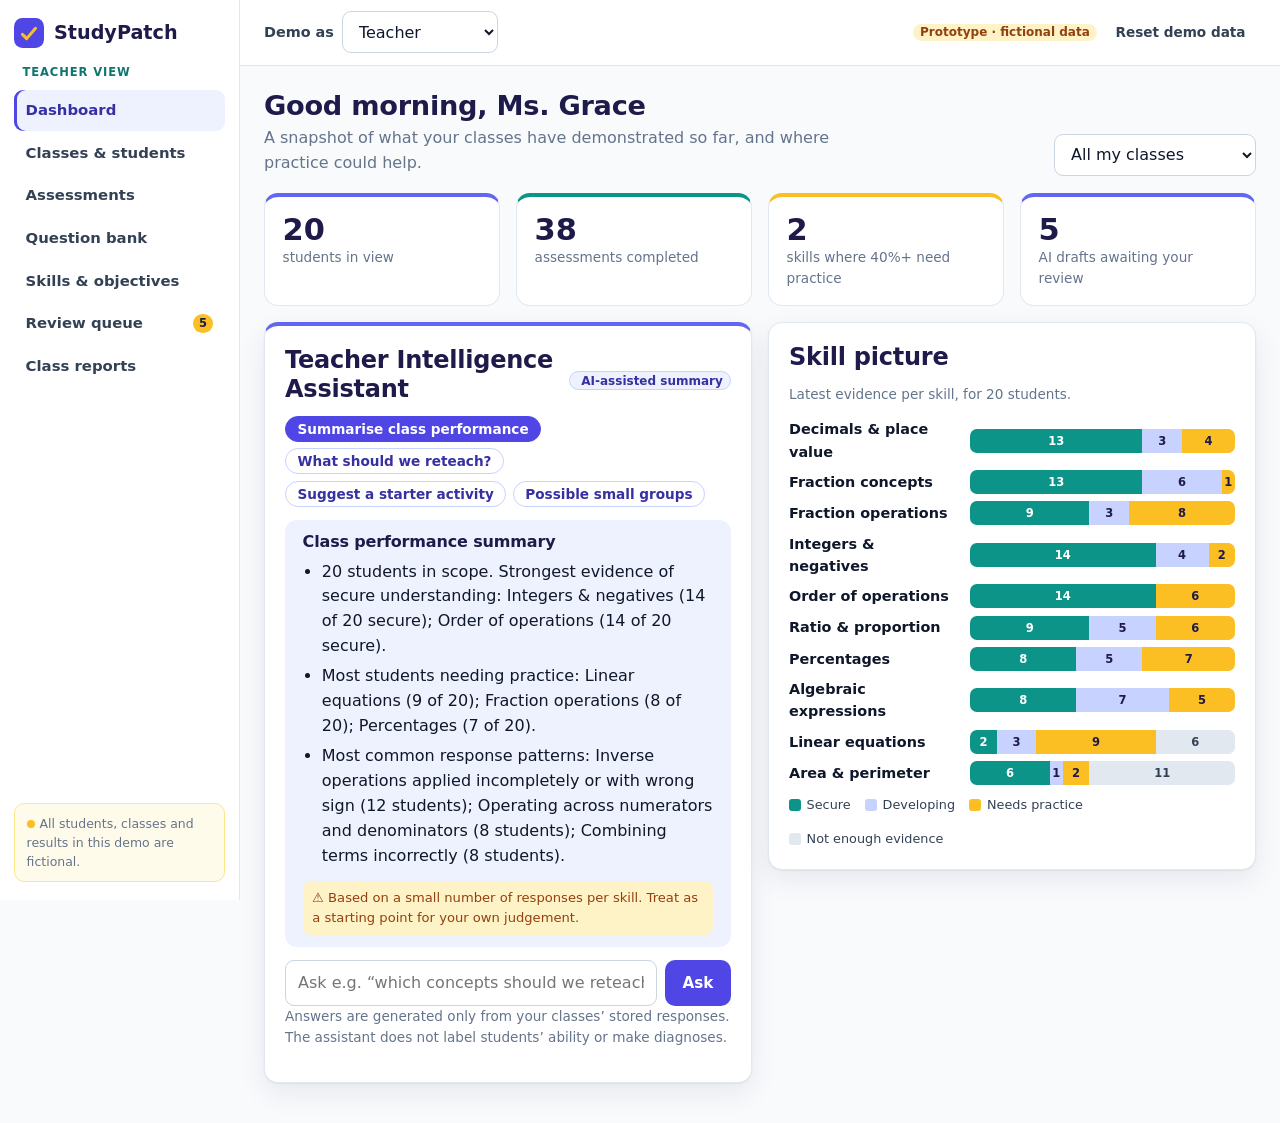
<file: app/index.html>
<!doctype html>
<html lang="en">
<head>
<meta charset="utf-8">
<meta name="viewport" content="width=device-width,initial-scale=1">
<title>StudyPatch prototype</title>
<meta name="description" content="Interactive StudyPatch prototype with teacher, student and administrator views. All data is fictional.">
<link rel="icon" href="data:image/svg+xml,%3Csvg xmlns='http://www.w3.org/2000/svg' viewBox='0 0 32 32'%3E%3Crect width='32' height='32' rx='9' fill='%234f46e5'/%3E%3Cpath d='M9 17.5l4.5 4.5L23 11' fill='none' stroke='%23fbbf24' stroke-width='3.2' stroke-linecap='round' stroke-linejoin='round'/%3E%3C/svg%3E">
<link rel="stylesheet" href="../assets/base.css">
<link rel="stylesheet" href="app.css">
</head>
<body>
<div id="app"></div>
<noscript>This prototype needs JavaScript.</noscript>
<script src="data.js"></script>
<script src="engine.js"></script>
<script src="ai.js"></script>
<script src="seed.js"></script>
<script src="ui.js"></script>
<script src="teacher.js"></script>
<script src="student.js"></script>
<script src="admin.js"></script>
<script>SP.ui.start();</script>
</body>
</html>
</file>
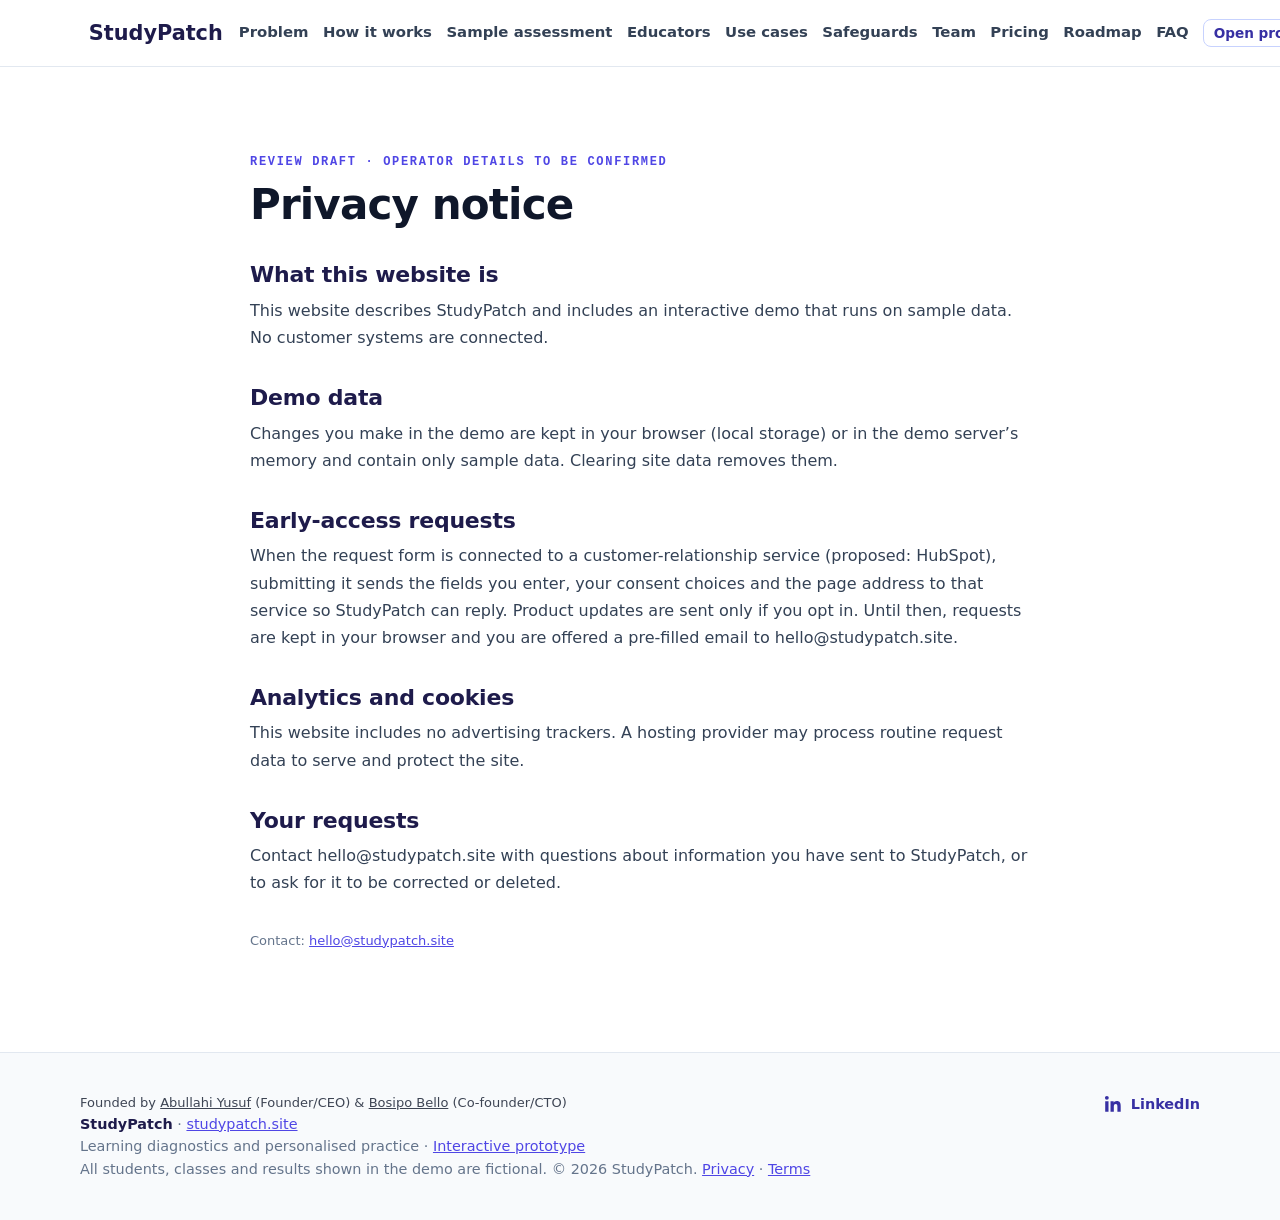
<file: privacy.html>
<!doctype html>
<html lang="en">
<head>
<meta charset="utf-8">
<meta name="viewport" content="width=device-width,initial-scale=1">
<title>Privacy notice · StudyPatch</title>
<link rel="canonical" href="https://studypatch.site/privacy.html">
<meta property="og:title" content="StudyPatch: find the learning gap, patch it with practice">
<meta property="og:url" content="https://studypatch.site/">
<meta property="og:type" content="website">
<meta name="description" content="Privacy notice for the StudyPatch website and demo.">
<link rel="icon" href="data:image/svg+xml,%3Csvg xmlns='http://www.w3.org/2000/svg' viewBox='0 0 32 32'%3E%3Crect width='32' height='32' rx='9' fill='%234f46e5'/%3E%3Cpath d='M9 17.5l4.5 4.5L23 11' fill='none' stroke='%23fbbf24' stroke-width='3.2' stroke-linecap='round' stroke-linejoin='round'/%3E%3C/svg%3E">
<link rel="stylesheet" href="assets/base.css">
<link rel="stylesheet" href="assets/site.css">
  <link rel="stylesheet" href="assets/glow.css">
  <script src="assets/glow.js" defer></script>
  <link rel="apple-touch-icon" href="/apple-touch-icon.png">
  <link rel="manifest" href="/manifest.webmanifest">
  <meta property="og:image" content="https://studypatch.site/og-image.png">
  <meta property="og:image:width" content="1200">
  <meta property="og:image:height" content="630">
  <meta name="twitter:card" content="summary_large_image">
  <meta name="twitter:image" content="https://studypatch.site/og-image.png">
  <script type="application/ld+json" id="founders-ld">{"@context": "https://schema.org", "@type": "Organization", "name": "StudyPatch", "url": "https://studypatch.site", "email": "hello@studypatch.site", "logo": "https://studypatch.site/icon-512.png", "founder": [{"@type": "Person", "name": "Abullahi Yusuf", "jobTitle": "Founder/CEO"}, {"@type": "Person", "name": "Bosipo Bello", "jobTitle": "Co-founder/CTO"}]}</script>
</head>
<body>
<a class="skip" href="#main">Skip to content</a>
<header class="nav"><div class="wrap">
  <a class="brand" href="/#top"><svg width="32" height="32" viewBox="0 0 32 32" aria-hidden="true"><rect width="32" height="32" rx="9" fill="#4f46e5"/><path d="M9 17.5l4.5 4.5L23 11" fill="none" stroke="#fbbf24" stroke-width="3.2" stroke-linecap="round" stroke-linejoin="round"/></svg>StudyPatch</a>
  <button type="button" class="btn btn-ghost menu-btn" id="menuBtn" aria-expanded="false" aria-controls="mainnav">Menu</button>
  <nav id="mainnav" aria-label="Main">
    <a href="/#problem">Problem</a><a href="/#how">How it works</a><a href="/#demo">Sample assessment</a><a href="/#educators">Educators</a><a href="/#usecases">Use cases</a><a href="/#trust">Safeguards</a><a href="/#team">Team</a><a href="/#pricing">Pricing</a><a href="/#roadmap">Roadmap</a><a href="/#faq">FAQ</a>
    <a class="btn btn-secondary btn-sm" href="app/index.html">Open prototype</a><a class="btn btn-primary btn-sm" href="/#request">Request a demo</a>
  </nav>
</div></header>

<main id="main">
<section class="gx gx-section" style="border-top:0"><div class="gx-wrap" style="max-width:820px"><p class="gx-eyebrow">Review draft · operator details to be confirmed</p><h1 class="gx-h2">Privacy notice</h1><h2 style="font-family:var(--gx-display);font-size:22px;margin:34px 0 0">What this website is</h2><p style="color:var(--gx-muted);line-height:1.7;margin:8px 0 0">This website describes StudyPatch and includes an interactive demo that runs on sample data. No customer systems are connected.</p><h2 style="font-family:var(--gx-display);font-size:22px;margin:34px 0 0">Demo data</h2><p style="color:var(--gx-muted);line-height:1.7;margin:8px 0 0">Changes you make in the demo are kept in your browser (local storage) or in the demo server’s memory and contain only sample data. Clearing site data removes them.</p><h2 style="font-family:var(--gx-display);font-size:22px;margin:34px 0 0">Early-access requests</h2><p style="color:var(--gx-muted);line-height:1.7;margin:8px 0 0">When the request form is connected to a customer-relationship service (proposed: HubSpot), submitting it sends the fields you enter, your consent choices and the page address to that service so StudyPatch can reply. Product updates are sent only if you opt in. Until then, requests are kept in your browser and you are offered a pre-filled email to hello@studypatch.site.</p><h2 style="font-family:var(--gx-display);font-size:22px;margin:34px 0 0">Analytics and cookies</h2><p style="color:var(--gx-muted);line-height:1.7;margin:8px 0 0">This website includes no advertising trackers. A hosting provider may process routine request data to serve and protect the site.</p><h2 style="font-family:var(--gx-display);font-size:22px;margin:34px 0 0">Your requests</h2><p style="color:var(--gx-muted);line-height:1.7;margin:8px 0 0">Contact hello@studypatch.site with questions about information you have sent to StudyPatch, or to ask for it to be corrected or deleted.</p><p class="gx-small" style="margin-top:34px">Contact: <a href="mailto:hello@studypatch.site">hello@studypatch.site</a></p></div></section>
</main>

<footer><div class="wrap foot">
  <div>
<!-- gx:credit --><p class="gx" style="margin:0;font-size:13px;opacity:.8">Founded by <a href="/#team" style="color:inherit">Abullahi Yusuf</a> (Founder/CEO) &amp; <a href="/#team" style="color:inherit">Bosipo Bello</a> (Co-founder/CTO)</p><!-- /gx:credit --><strong style="color:var(--indigo-950)">StudyPatch</strong> · <a href="https://studypatch.site/">studypatch.site</a><br>Learning diagnostics and personalised practice · <a href="app/index.html">Interactive prototype</a><br>All students, classes and results shown in the demo are fictional. © 2026 StudyPatch. <a href="privacy.html">Privacy</a> · <a href="terms.html">Terms</a></div>
  <a class="social" href="https://www.linkedin.com/company/studypatch/" target="_blank" rel="noopener noreferrer" aria-label="StudyPatch on LinkedIn (opens in a new tab)"><svg width="22" height="22" viewBox="0 0 24 24" aria-hidden="true"><path fill="currentColor" d="M20.4 20.5h-3.6v-5.6c0-1.3 0-3-1.8-3s-2.1 1.4-2.1 2.9v5.7H9.3V9h3.4v1.6c.5-.9 1.6-1.8 3.4-1.8 3.6 0 4.3 2.4 4.3 5.5v6.2zM5.3 7.4a2.1 2.1 0 110-4.200 2.1 2.1 0 010 4.200zM7.100 20.500H3.500V9h3.600v11.500z"/></svg> LinkedIn</a>
</div></footer>

<script src="assets/config.js"></script>
<script src="assets/site.js"></script>
</body>
</html>
</file>
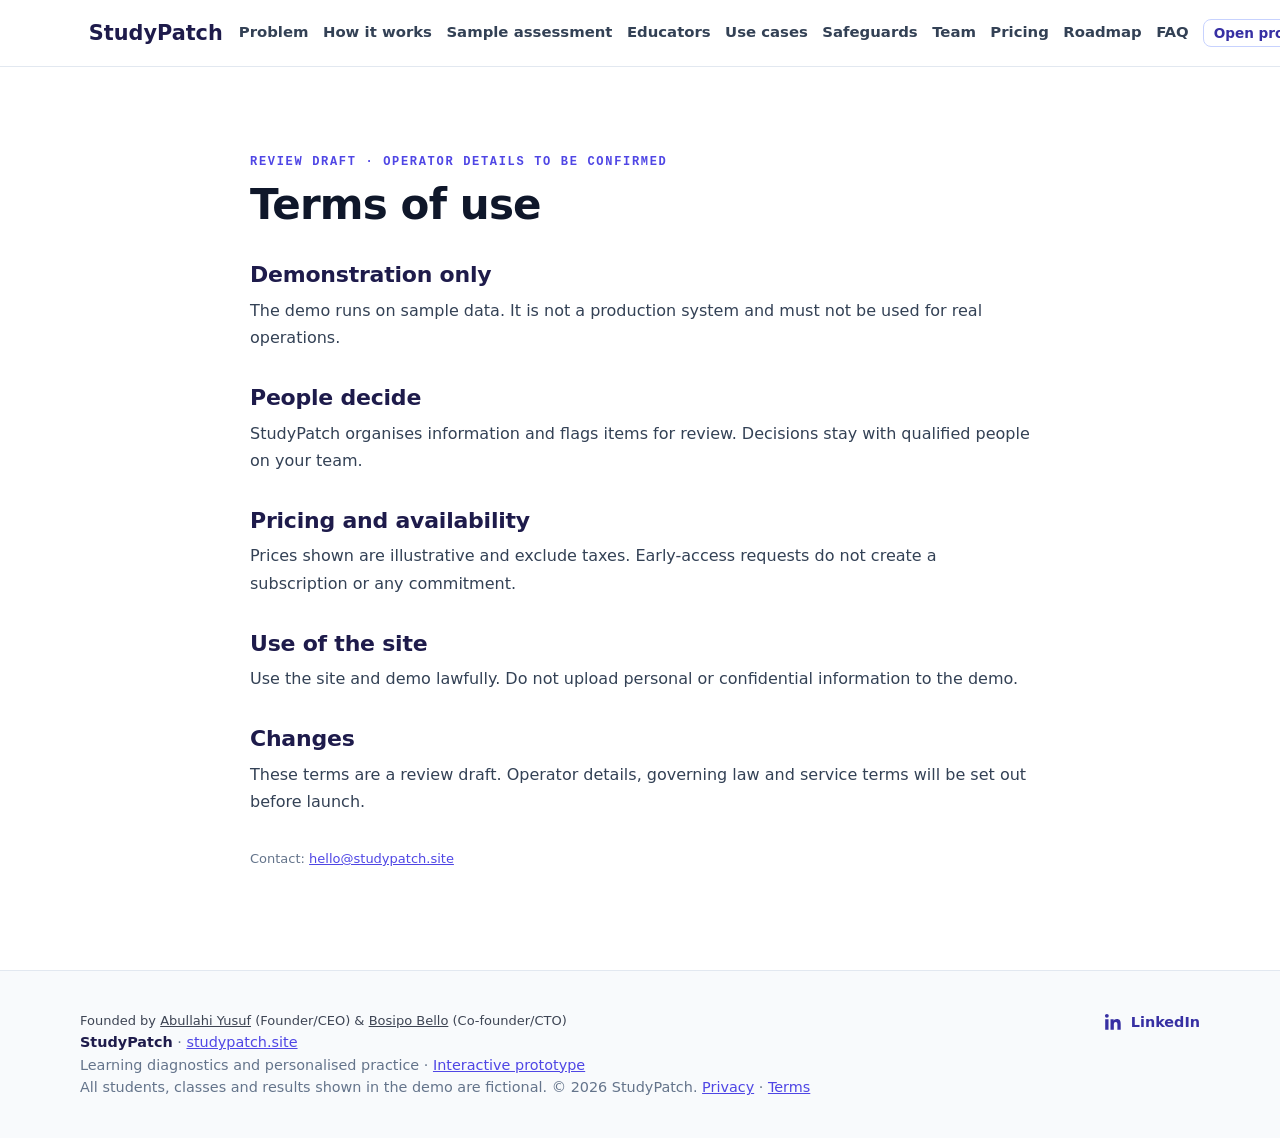
<file: terms.html>
<!doctype html>
<html lang="en">
<head>
<meta charset="utf-8">
<meta name="viewport" content="width=device-width,initial-scale=1">
<title>Terms of use · StudyPatch</title>
<link rel="canonical" href="https://studypatch.site/terms.html">
<meta property="og:title" content="StudyPatch: find the learning gap, patch it with practice">
<meta property="og:url" content="https://studypatch.site/">
<meta property="og:type" content="website">
<meta name="description" content="Terms of use for the StudyPatch website and demo.">
<link rel="icon" href="data:image/svg+xml,%3Csvg xmlns='http://www.w3.org/2000/svg' viewBox='0 0 32 32'%3E%3Crect width='32' height='32' rx='9' fill='%234f46e5'/%3E%3Cpath d='M9 17.5l4.5 4.5L23 11' fill='none' stroke='%23fbbf24' stroke-width='3.2' stroke-linecap='round' stroke-linejoin='round'/%3E%3C/svg%3E">
<link rel="stylesheet" href="assets/base.css">
<link rel="stylesheet" href="assets/site.css">
  <link rel="stylesheet" href="assets/glow.css">
  <script src="assets/glow.js" defer></script>
  <link rel="apple-touch-icon" href="/apple-touch-icon.png">
  <link rel="manifest" href="/manifest.webmanifest">
  <meta property="og:image" content="https://studypatch.site/og-image.png">
  <meta property="og:image:width" content="1200">
  <meta property="og:image:height" content="630">
  <meta name="twitter:card" content="summary_large_image">
  <meta name="twitter:image" content="https://studypatch.site/og-image.png">
  <script type="application/ld+json" id="founders-ld">{"@context": "https://schema.org", "@type": "Organization", "name": "StudyPatch", "url": "https://studypatch.site", "email": "hello@studypatch.site", "logo": "https://studypatch.site/icon-512.png", "founder": [{"@type": "Person", "name": "Abullahi Yusuf", "jobTitle": "Founder/CEO"}, {"@type": "Person", "name": "Bosipo Bello", "jobTitle": "Co-founder/CTO"}]}</script>
</head>
<body>
<a class="skip" href="#main">Skip to content</a>
<header class="nav"><div class="wrap">
  <a class="brand" href="/#top"><svg width="32" height="32" viewBox="0 0 32 32" aria-hidden="true"><rect width="32" height="32" rx="9" fill="#4f46e5"/><path d="M9 17.5l4.5 4.5L23 11" fill="none" stroke="#fbbf24" stroke-width="3.2" stroke-linecap="round" stroke-linejoin="round"/></svg>StudyPatch</a>
  <button type="button" class="btn btn-ghost menu-btn" id="menuBtn" aria-expanded="false" aria-controls="mainnav">Menu</button>
  <nav id="mainnav" aria-label="Main">
    <a href="/#problem">Problem</a><a href="/#how">How it works</a><a href="/#demo">Sample assessment</a><a href="/#educators">Educators</a><a href="/#usecases">Use cases</a><a href="/#trust">Safeguards</a><a href="/#team">Team</a><a href="/#pricing">Pricing</a><a href="/#roadmap">Roadmap</a><a href="/#faq">FAQ</a>
    <a class="btn btn-secondary btn-sm" href="app/index.html">Open prototype</a><a class="btn btn-primary btn-sm" href="/#request">Request a demo</a>
  </nav>
</div></header>

<main id="main">
<section class="gx gx-section" style="border-top:0"><div class="gx-wrap" style="max-width:820px"><p class="gx-eyebrow">Review draft · operator details to be confirmed</p><h1 class="gx-h2">Terms of use</h1><h2 style="font-family:var(--gx-display);font-size:22px;margin:34px 0 0">Demonstration only</h2><p style="color:var(--gx-muted);line-height:1.7;margin:8px 0 0">The demo runs on sample data. It is not a production system and must not be used for real operations.</p><h2 style="font-family:var(--gx-display);font-size:22px;margin:34px 0 0">People decide</h2><p style="color:var(--gx-muted);line-height:1.7;margin:8px 0 0">StudyPatch organises information and flags items for review. Decisions stay with qualified people on your team.</p><h2 style="font-family:var(--gx-display);font-size:22px;margin:34px 0 0">Pricing and availability</h2><p style="color:var(--gx-muted);line-height:1.7;margin:8px 0 0">Prices shown are illustrative and exclude taxes. Early-access requests do not create a subscription or any commitment.</p><h2 style="font-family:var(--gx-display);font-size:22px;margin:34px 0 0">Use of the site</h2><p style="color:var(--gx-muted);line-height:1.7;margin:8px 0 0">Use the site and demo lawfully. Do not upload personal or confidential information to the demo.</p><h2 style="font-family:var(--gx-display);font-size:22px;margin:34px 0 0">Changes</h2><p style="color:var(--gx-muted);line-height:1.7;margin:8px 0 0">These terms are a review draft. Operator details, governing law and service terms will be set out before launch.</p><p class="gx-small" style="margin-top:34px">Contact: <a href="mailto:hello@studypatch.site">hello@studypatch.site</a></p></div></section>
</main>

<footer><div class="wrap foot">
  <div>
<!-- gx:credit --><p class="gx" style="margin:0;font-size:13px;opacity:.8">Founded by <a href="/#team" style="color:inherit">Abullahi Yusuf</a> (Founder/CEO) &amp; <a href="/#team" style="color:inherit">Bosipo Bello</a> (Co-founder/CTO)</p><!-- /gx:credit --><strong style="color:var(--indigo-950)">StudyPatch</strong> · <a href="https://studypatch.site/">studypatch.site</a><br>Learning diagnostics and personalised practice · <a href="app/index.html">Interactive prototype</a><br>All students, classes and results shown in the demo are fictional. © 2026 StudyPatch. <a href="privacy.html">Privacy</a> · <a href="terms.html">Terms</a></div>
  <a class="social" href="https://www.linkedin.com/company/studypatch/" target="_blank" rel="noopener noreferrer" aria-label="StudyPatch on LinkedIn (opens in a new tab)"><svg width="22" height="22" viewBox="0 0 24 24" aria-hidden="true"><path fill="currentColor" d="M20.4 20.5h-3.6v-5.6c0-1.3 0-3-1.8-3s-2.1 1.4-2.1 2.9v5.7H9.3V9h3.4v1.6c.5-.9 1.6-1.8 3.4-1.8 3.6 0 4.3 2.4 4.3 5.5v6.2zM5.3 7.4a2.1 2.1 0 110-4.200 2.1 2.1 0 010 4.200zM7.100 20.500H3.500V9h3.600v11.500z"/></svg> LinkedIn</a>
</div></footer>

<script src="assets/config.js"></script>
<script src="assets/site.js"></script>
</body>
</html>
</file>
<file: assets/base.css>
/* StudyPatch shared design tokens + primitives */
:root{
  --indigo-950:#1e1b4b;--indigo-800:#3730a3;--indigo-600:#4f46e5;--indigo-500:#6366f1;--indigo-200:#c7d2fe;--indigo-100:#e0e7ff;--indigo-50:#eef2ff;
  --teal-800:#115e59;--teal-700:#0f766e;--teal-600:#0d9488;--teal-200:#99f6e4;--teal-100:#ccfbf1;--teal-50:#f0fdfa;
  --sun-500:#f59e0b;--sun-400:#fbbf24;--sun-200:#fde68a;--sun-100:#fef3c7;--sun-50:#fffbeb;--sun-800:#92400e;
  --ink:#0f172a;--ink-2:#334155;--muted:#64748b;--line:#e2e8f0;--bg:#fff;--soft:#f8fafc;
  --radius:14px;--radius-sm:9px;
  --shadow:0 1px 2px rgba(15,23,42,.06),0 10px 28px rgba(30,27,75,.08);
  --font:ui-sans-serif,system-ui,-apple-system,"Segoe UI",Roboto,"Helvetica Neue",Arial,sans-serif;
}
*{box-sizing:border-box}
html{-webkit-text-size-adjust:100%}
body{margin:0;background:var(--bg);color:var(--ink);font:16px/1.55 var(--font)}
h1,h2,h3,h4{line-height:1.2;margin:0 0 .5em;color:var(--indigo-950);letter-spacing:-.01em}
p{margin:0 0 1em}
a{color:var(--indigo-600)}
img,svg{max-width:100%}
:focus-visible{outline:3px solid var(--indigo-500);outline-offset:2px;border-radius:4px}
.sr-only{position:absolute;width:1px;height:1px;overflow:hidden;clip:rect(0 0 0 0);white-space:nowrap}

.btn{display:inline-flex;align-items:center;gap:.45em;padding:.62em 1.1em;border-radius:10px;border:1px solid transparent;font:600 .95rem var(--font);cursor:pointer;text-decoration:none;transition:background .15s,transform .05s,box-shadow .15s}
.btn:active{transform:translateY(1px)}
.btn-primary{background:var(--indigo-600);color:#fff}
.btn-primary:hover{background:var(--indigo-800)}
.btn-secondary{background:#fff;color:var(--indigo-800);border-color:var(--indigo-200)}
.btn-secondary:hover{background:var(--indigo-50)}
.btn-accent{background:var(--sun-400);color:var(--indigo-950)}
.btn-accent:hover{background:var(--sun-500)}
.btn-ghost{background:transparent;color:var(--ink-2)}
.btn-ghost:hover{background:var(--soft)}
.btn-danger{background:#fff;color:#9f1239;border-color:#fecdd3}
.btn-danger:hover{background:#fff1f2}
.btn-sm{padding:.35em .7em;font-size:.85rem;border-radius:8px}
.btn[disabled]{opacity:.5;cursor:not-allowed}

.badge{display:inline-flex;align-items:center;gap:.3em;padding:.12em .6em;border-radius:999px;font:600 .75rem var(--font);white-space:nowrap}
.badge-ai{background:var(--indigo-50);color:var(--indigo-800);border:1px solid var(--indigo-200)}
.badge-ok{background:var(--teal-100);color:var(--teal-800)}
.badge-warn{background:var(--sun-100);color:var(--sun-800)}
.badge-muted{background:#f1f5f9;color:var(--ink-2)}
.badge-indigo{background:var(--indigo-100);color:var(--indigo-800)}

.card{background:#fff;border:1px solid var(--line);border-radius:var(--radius);padding:1.25rem;box-shadow:var(--shadow)}
label{font-weight:600;font-size:.9rem;color:var(--ink-2)}
input[type=text],input[type=email],input[type=number],input[type=search],select,textarea{width:100%;padding:.6em .75em;border:1px solid #cbd5e1;border-radius:9px;font:inherit;background:#fff;color:var(--ink)}
input:focus,select:focus,textarea:focus{outline:3px solid var(--indigo-200);border-color:var(--indigo-500)}
textarea{min-height:90px;resize:vertical}
.hint{color:var(--muted);font-size:.85rem}
.err{color:#9f1239;font-size:.85rem}
</file>
<file: assets/site.css>
/* Public website */
.wrap{max-width:1160px;margin:0 auto;padding:0 1.25rem}
.skip{position:absolute;left:-999px;top:0;background:var(--indigo-600);color:#fff;padding:.6em 1em;z-index:200}.skip:focus{left:8px;top:8px}
header.nav{position:sticky;top:0;background:rgba(255,255,255,.94);backdrop-filter:blur(8px);border-bottom:1px solid var(--line);z-index:50}
.nav .wrap{display:flex;align-items:center;justify-content:space-between;gap:1rem;height:66px}
.brand{display:flex;align-items:center;gap:.55rem;font:800 1.3rem var(--font);color:var(--indigo-950);text-decoration:none}
.nav nav{display:flex;gap:.9rem;align-items:center;white-space:nowrap}
.nav nav a:not(.btn){color:var(--ink-2);text-decoration:none;font-weight:600;font-size:.93rem}.nav nav a:not(.btn):hover{color:var(--indigo-600)}
.menu-btn{display:none}
section{padding:4.5rem 0}
.alt{background:var(--soft)}
.eyebrow{font:700 .78rem var(--font);letter-spacing:.1em;text-transform:uppercase;color:var(--teal-700);margin-bottom:.6rem}
h2.big{font-size:clamp(1.7rem,3.2vw,2.4rem)}
.lead{font-size:1.15rem;color:var(--ink-2);max-width:62ch}
.hero{padding:4rem 0 3rem;background:radial-gradient(900px 400px at 85% -10%,var(--indigo-100),transparent),radial-gradient(600px 300px at 0% 100%,var(--teal-50),transparent)}
.hero .wrap{display:grid;grid-template-columns:1.05fr 1fr;gap:2.5rem;align-items:center}
.hero h1{font-size:clamp(2.2rem,5vw,3.5rem);letter-spacing:-.025em}
.hero h1 mark{background:linear-gradient(transparent 62%,var(--sun-200) 62%);color:inherit}
.cta{display:flex;gap:.7rem;flex-wrap:wrap;margin:1.4rem 0 .8rem}
.btn-lg{padding:.8em 1.4em;font-size:1.02rem}
.note{font-size:.85rem;color:var(--muted)}
.mock{background:#fff;border:1px solid var(--line);border-radius:18px;box-shadow:0 24px 60px rgba(30,27,75,.15);padding:1rem;font-size:.82rem}
.mock .bar{display:flex;gap:6px;margin-bottom:.7rem}.mock .bar i{width:10px;height:10px;border-radius:50%;background:#e2e8f0}
.mock table{width:100%;border-collapse:collapse}.mock th{font-size:.68rem;color:var(--muted);text-align:center;padding:.2rem}.mock td{padding:3px}
.mock td span{display:block;border-radius:6px;text-align:center;padding:.25rem 0;font-weight:700;font-size:.72rem}
.s1{background:var(--teal-100);color:var(--teal-800)}.s2{background:var(--indigo-100);color:var(--indigo-800)}.s3{background:var(--sun-200);color:var(--sun-800)}
.mock .gen{margin-top:.8rem;background:var(--indigo-50);border:1px solid var(--indigo-200);border-radius:12px;padding:.7rem .8rem}
.grid3{display:grid;grid-template-columns:repeat(auto-fit,minmax(260px,1fr));gap:1.2rem;margin-top:2rem}
.feat{padding:1.4rem}.feat .ic{width:42px;height:42px;border-radius:12px;display:grid;place-items:center;font-size:1.3rem;margin-bottom:.8rem}
.ic.i{background:var(--indigo-100)}.ic.t{background:var(--teal-100)}.ic.y{background:var(--sun-100)}
.steps{counter-reset:s;display:grid;grid-template-columns:repeat(auto-fit,minmax(220px,1fr));gap:1.2rem;margin-top:2rem}
.step{position:relative;padding:1.3rem 1.2rem 1.2rem}.step::before{counter-increment:s;content:counter(s);display:grid;place-items:center;width:34px;height:34px;border-radius:50%;background:var(--indigo-600);color:#fff;font-weight:800;margin-bottom:.7rem}
.demo{display:grid;grid-template-columns:1fr 1fr;gap:1.5rem;margin-top:2rem;align-items:start}
.dq{border:1px solid var(--line);border-radius:14px;padding:1rem 1.1rem;margin-bottom:.9rem;background:#fff}
.dq p{font-weight:700;margin:0 0 .5rem}
.dq label{display:flex;gap:.5rem;align-items:center;padding:.35rem .5rem;border-radius:8px;font-weight:500;cursor:pointer}.dq label:hover{background:var(--indigo-50)}
.dq label input{accent-color:var(--indigo-600)}
.result{border-left:4px solid var(--sun-400);background:var(--sun-50);border-radius:10px;padding:.7rem .9rem;margin-bottom:.8rem}
.result.good{border-color:var(--teal-600);background:var(--teal-50)}
.panel{position:sticky;top:84px}
.ex{background:#fff;border:1px solid var(--indigo-200);border-radius:14px;padding:1rem}
.ex li{margin:.4rem 0}
.state{display:inline-block;margin-left:.4rem}
.pricing{display:grid;grid-template-columns:repeat(auto-fit,minmax(270px,1fr));gap:1.2rem;margin-top:2rem}
.price{padding:1.6rem;display:flex;flex-direction:column}.price.pop{border:2px solid var(--indigo-600);position:relative}
.price .amt{font-size:2.1rem;font-weight:800;color:var(--indigo-950)}.price ul{padding-left:1.1rem;flex:1}
.pop-tag{position:absolute;top:-12px;left:1.2rem;background:var(--sun-400);color:var(--indigo-950);font:800 .72rem var(--font);padding:.2rem .7rem;border-radius:999px}
.uses{display:grid;grid-template-columns:repeat(auto-fit,minmax(250px,1fr));gap:1.2rem;margin-top:2rem}
.trust{background:var(--indigo-950);color:#e0e7ff}.trust h2,.trust h3{color:#fff}.trust .eyebrow{color:var(--teal-200)}
.trust .card{background:rgba(255,255,255,.06);border-color:rgba(255,255,255,.14);box-shadow:none;color:#e0e7ff}
.form-grid{display:grid;grid-template-columns:1fr 1fr;gap:1rem}.form-grid .full{grid-column:1/-1}
.hp{position:absolute;left:-9999px}
details.faq{border-bottom:1px solid var(--line);padding:1rem 0}details.faq summary{font-weight:700;cursor:pointer;color:var(--indigo-950);font-size:1.05rem}details.faq p{margin:.7rem 0 0;color:var(--ink-2)}
footer{background:var(--soft);border-top:1px solid var(--line);padding:2.5rem 0;font-size:.9rem;color:var(--muted)}
.ok-msg{background:var(--teal-50);border:1px solid var(--teal-200);border-radius:12px;padding:1rem}
@media (max-width:1060px){
  .menu-btn{display:inline-flex}.nav nav{display:none;position:absolute;top:66px;left:0;right:0;background:#fff;padding:1rem 1.25rem;flex-direction:column;align-items:flex-start;border-bottom:1px solid var(--line)}
  .nav nav.open{display:flex}
}
@media (max-width:900px){
  .hero .wrap,.demo{grid-template-columns:1fr}.panel{position:static}
  .form-grid{grid-template-columns:1fr}section{padding:3rem 0}
}

.team{display:grid;grid-template-columns:repeat(auto-fit,minmax(240px,300px));gap:1.2rem;margin-top:2rem}
.person{text-align:center;padding:1.8rem 1.2rem}.person h3{margin:.8rem 0 .2rem}.person .role{color:var(--muted);margin:0;font-weight:600}
.avatar{width:84px;height:84px;border-radius:50%;margin:0 auto;display:grid;place-items:center;font:800 1.6rem var(--font);background:var(--indigo-100);color:var(--indigo-800)}
.avatar.teal{background:var(--teal-100);color:var(--teal-800)}
.foot{display:flex;justify-content:space-between;align-items:flex-start;gap:1.5rem;flex-wrap:wrap}
.social{display:inline-flex;align-items:center;gap:.45rem;font-weight:700;color:var(--indigo-800);text-decoration:none}.social:hover{text-decoration:underline}
</file>
<file: assets/glow.css>
/* Glow kit — shared marketing sections and motion. Themed by the --gx-* variables below. */
:root {
  --gx-accent: #2563eb; --gx-accent-2: #f59e0b; --gx-ink: #0f172a; --gx-muted: #475569; --gx-subtle: #64748b;
  --gx-bg: #ffffff; --gx-tint: #f8fafc; --gx-card: #ffffff; --gx-line: rgba(15, 23, 42, 0.1);
  --gx-dark: #0b1220; --gx-dark-ink: #e2e8f0; --gx-ok: #16a34a; --gx-no: #dc2626; --gx-part: #d97706;
  --gx-radius: 16px; --gx-display: inherit;
}
.gx { color: var(--gx-ink); }
.gx *, .gx *::before, .gx *::after { box-sizing: border-box; }
.gx-section { padding: 88px 0; background: var(--gx-bg); border-top: 1px solid var(--gx-line); }
.gx-section.gx-tint { background: var(--gx-tint); }
.gx-section.gx-dark { background: var(--gx-dark); color: var(--gx-dark-ink); }
.gx-wrap { width: 100%; max-width: 1180px; margin: 0 auto; padding: 0 20px; }
.gx-eyebrow { font: 600 12px/1.2 ui-monospace, SFMono-Regular, Menlo, monospace; letter-spacing: .14em; text-transform: uppercase; color: var(--gx-accent); margin: 0 0 12px; }
.gx-dark .gx-eyebrow { color: var(--gx-accent-2); }
.gx-h2 { font-family: var(--gx-display); font-size: clamp(28px, 4vw, 42px); line-height: 1.12; letter-spacing: -0.02em; margin: 0; max-width: 760px; color: inherit; }
.gx-intro { margin: 14px 0 0; max-width: 680px; font-size: 18px; line-height: 1.6; color: var(--gx-muted); }
.gx-dark .gx-intro { color: color-mix(in srgb, var(--gx-dark-ink) 75%, transparent); }
.gx-center { text-align: center; margin-left: auto; margin-right: auto; }
.gx-grid { display: grid; gap: 18px; grid-template-columns: minmax(0, 1fr); margin-top: 44px; }
@media (min-width: 760px) { .gx-g2 { grid-template-columns: repeat(2, minmax(0, 1fr)); } .gx-g3 { grid-template-columns: repeat(3, minmax(0, 1fr)); } .gx-g4, .gx-g5 { grid-template-columns: repeat(2, minmax(0, 1fr)); } }
@media (min-width: 1100px) { .gx-g4 { grid-template-columns: repeat(4, minmax(0, 1fr)); } .gx-g5 { grid-template-columns: repeat(5, minmax(0, 1fr)); } }
.gx-card { min-width: 0; background: var(--gx-card); border: 1px solid var(--gx-line); border-radius: var(--gx-radius); padding: 24px; }
.gx-dark .gx-card { background: rgba(255,255,255,.04); border-color: rgba(255,255,255,.1); }
.gx-card h3 { margin: 10px 0 0; font-family: var(--gx-display); font-size: 20px; line-height: 1.25; color: inherit; }
.gx-card p { margin: 8px 0 0; color: var(--gx-muted); font-size: 15px; line-height: 1.6; }
.gx-dark .gx-card p { color: color-mix(in srgb, var(--gx-dark-ink) 70%, transparent); }
.gx-num { font: 600 12px ui-monospace, Menlo, monospace; color: var(--gx-accent); }
.gx-small { font-size: 13px; color: var(--gx-subtle); margin-top: 18px; }
.gx-link { color: var(--gx-accent); font-weight: 600; text-decoration: none; display: inline-flex; gap: 6px; align-items: center; margin-top: 22px; }
.gx-link:hover { text-decoration: underline; }
.gx-btn { display: inline-flex; align-items: center; justify-content: center; gap: 8px; padding: 12px 20px; border-radius: 10px; background: var(--gx-accent); color: #fff; font-weight: 600; text-decoration: none; border: 0; cursor: pointer; }
.gx-btn:hover { filter: brightness(1.08); }
.gx-btn.gx-ghost { background: transparent; color: var(--gx-ink); border: 1px solid var(--gx-line); }
/* stats */
.gx-stat-v { font-family: var(--gx-display); font-size: clamp(40px, 6vw, 56px); line-height: 1; letter-spacing: -0.03em; font-variant-numeric: tabular-nums; }
.gx-stat-v small { font-size: .45em; color: var(--gx-subtle); }
.gx-stat-v span { color: var(--gx-accent); }
.gx-src { display: inline-block; margin-top: 14px; font-size: 12px; color: var(--gx-subtle); text-decoration: none; }
.gx-src:hover { color: var(--gx-accent); text-decoration: underline; }
/* lists */
.gx-list { list-style: none; padding: 0; margin: 18px 0 0; display: grid; gap: 12px; }
.gx-list li { display: flex; gap: 10px; align-items: flex-start; line-height: 1.5; }
.gx-ic { flex: 0 0 auto; width: 20px; height: 20px; margin-top: 2px; border-radius: 999px; display: grid; place-items: center; font: 700 12px/1 system-ui, sans-serif; }
.gx-ic.ok { background: color-mix(in srgb, var(--gx-ok) 15%, transparent); color: var(--gx-ok); }
.gx-ic.no { background: color-mix(in srgb, var(--gx-no) 13%, transparent); color: var(--gx-no); }
.gx-ic.part { background: color-mix(in srgb, var(--gx-part) 15%, transparent); color: var(--gx-part); }
.gx-with { background: linear-gradient(135deg, var(--gx-dark), color-mix(in srgb, var(--gx-dark) 70%, var(--gx-accent))); color: var(--gx-dark-ink); border-color: transparent; }
.gx-with .gx-eyebrow { color: var(--gx-accent-2); }
/* compare */
.gx-table-wrap { margin-top: 44px; overflow-x: auto; border: 1px solid var(--gx-line); border-radius: var(--gx-radius); background: var(--gx-card); }
.gx-table { width: 100%; min-width: 760px; border-collapse: collapse; font-size: 14px; text-align: left; }
.gx-table th, .gx-table td { padding: 14px 16px; border-bottom: 1px solid var(--gx-line); vertical-align: top; }
.gx-table tr:last-child th, .gx-table tr:last-child td { border-bottom: 0; }
.gx-table thead th { background: var(--gx-tint); color: var(--gx-muted); font-weight: 600; }
.gx-table .gx-us { background: color-mix(in srgb, var(--gx-accent) 7%, transparent); color: var(--gx-ink); }
.gx-table thead .gx-us { color: var(--gx-accent); }
.gx-cell { display: flex; gap: 8px; color: var(--gx-muted); }
.gx-us .gx-cell { color: var(--gx-ink); }
/* chat mock */
.gx-chat { position: relative; }
.gx-bubble-q { margin: 16px 0 0 auto; width: fit-content; max-width: 85%; padding: 9px 13px; border-radius: 16px 16px 4px 16px; background: var(--gx-accent); color: #fff; font-size: 14px; }
.gx-bubble-a { margin-top: 10px; max-width: 92%; padding: 12px 14px; border-radius: 16px 16px 16px 4px; border: 1px solid var(--gx-line); background: var(--gx-tint); font-size: 14px; line-height: 1.55; }
.gx-bubble-a em { display: block; margin-top: 8px; font-style: normal; font: 12px ui-monospace, Menlo, monospace; color: var(--gx-subtle); }
.gx-badge { display: inline-block; font: 600 10px ui-monospace, Menlo, monospace; letter-spacing: .1em; text-transform: uppercase; padding: 3px 8px; border-radius: 999px; border: 1px solid color-mix(in srgb, var(--gx-accent-2) 50%, transparent); color: var(--gx-accent-2); background: color-mix(in srgb, var(--gx-accent-2) 10%, transparent); }
/* roadmap */
.gx-stage { display: flex; justify-content: space-between; align-items: center; font: 600 12px ui-monospace, Menlo, monospace; letter-spacing: .12em; text-transform: uppercase; color: var(--gx-subtle); }
.gx-now { border-color: color-mix(in srgb, var(--gx-accent) 60%, transparent); background: color-mix(in srgb, var(--gx-accent) 6%, var(--gx-card)); }
.gx-now .gx-stage { color: var(--gx-accent); }
.gx-stage span { display: inline-flex; gap: 8px; align-items: center; }
/* people */
.gx-person { display: flex; flex-direction: column; gap: 20px; }
@media (min-width: 560px) { .gx-person { flex-direction: row; align-items: flex-start; } }
.gx-avatar { position: relative; width: 88px; height: 88px; flex: 0 0 auto; display: grid; place-items: center; }
.gx-avatar::before { content: ''; position: absolute; inset: 0; border-radius: 999px; background: conic-gradient(from 0deg, var(--gx-accent), var(--gx-accent-2), color-mix(in srgb, var(--gx-accent) 30%, #fff), var(--gx-accent)); animation: gx-spin 24s linear infinite; }
.gx-avatar b { position: absolute; inset: 3px; border-radius: 999px; display: grid; place-items: center; background: var(--gx-card); font-family: var(--gx-display); font-size: 28px; font-weight: 600; color: var(--gx-ink); }
.gx-role { font: 600 12px ui-monospace, Menlo, monospace; letter-spacing: .12em; text-transform: uppercase; color: var(--gx-accent); margin: 0; }
.gx-person h3 { margin: 4px 0 0; font-size: 26px; }
.gx-tags { display: flex; flex-wrap: wrap; gap: 8px; list-style: none; padding: 0; margin: 14px 0 0; }
.gx-tags li { font-size: 12px; padding: 4px 10px; border-radius: 999px; border: 1px solid var(--gx-line); color: var(--gx-muted); }
/* faq */
.gx-faq { margin-top: 0; border: 1px solid var(--gx-line); border-radius: var(--gx-radius); background: var(--gx-card); }
.gx-faq details { padding: 16px 20px; border-top: 1px solid var(--gx-line); }
.gx-faq details:first-child { border-top: 0; }
.gx-faq summary { cursor: pointer; list-style: none; display: flex; justify-content: space-between; gap: 16px; font-weight: 600; }
.gx-faq summary::-webkit-details-marker { display: none; }
.gx-faq summary::after { content: '+'; flex: 0 0 auto; width: 24px; height: 24px; border-radius: 999px; border: 1px solid var(--gx-line); display: grid; place-items: center; color: var(--gx-accent); transition: transform .3s; }
.gx-faq details[open] summary::after { transform: rotate(45deg); }
.gx-faq p { margin: 10px 0 0; color: var(--gx-muted); line-height: 1.6; font-size: 15px; }
.gx-split { display: grid; gap: 36px; grid-template-columns: minmax(0, 1fr); }
@media (min-width: 980px) { .gx-split { grid-template-columns: minmax(0, 1fr) minmax(0, 2fr); } .gx-split.gx-even { grid-template-columns: minmax(0, 1fr) minmax(0, 1.1fr); align-items: start; } .gx-split.gx-cta { grid-template-columns: minmax(0, 1.3fr) minmax(0, 1fr); align-items: center; } }
/* marquee */
.gx-marquee { overflow: hidden; padding: 22px 0; background: var(--gx-tint); border-top: 1px solid var(--gx-line); border-bottom: 1px solid var(--gx-line); }
.gx-marquee p { text-align: center; }
.gx-marquee-mask { -webkit-mask-image: linear-gradient(90deg, transparent, #000 10%, #000 90%, transparent); mask-image: linear-gradient(90deg, transparent, #000 10%, #000 90%, transparent); }
.gx-track { display: flex; width: max-content; gap: 40px; list-style: none; margin: 0; padding: 0; animation: gx-marquee 44s linear infinite; }
.gx-marquee:hover .gx-track { animation-play-state: paused; }
.gx-track li { display: flex; align-items: center; gap: 40px; white-space: nowrap; font-family: var(--gx-display); font-size: 22px; font-style: italic; color: var(--gx-subtle); }
.gx-track li::after { content: ''; width: 5px; height: 5px; border-radius: 999px; background: var(--gx-accent-2); opacity: .7; }
/* pill + live dot */
.gx-pill { display: inline-flex; align-items: center; gap: 8px; padding: 6px 12px; border-radius: 999px; border: 1px solid var(--gx-line); background: color-mix(in srgb, var(--gx-card) 80%, transparent); font-size: 13px; color: inherit; text-decoration: none; }
.gx-live { position: relative; display: inline-flex; width: 8px; height: 8px; flex: 0 0 auto; border-radius: 999px; background: var(--gx-ok); }
.gx-live::after { content: ''; position: absolute; inset: 0; border-radius: 999px; background: inherit; animation: gx-ping 1.8s cubic-bezier(0, 0, .2, 1) infinite; }
.gx-word { display: inline-block; animation: gx-word-in .6s cubic-bezier(.22, 1, .36, 1) both; }
.gx-shimmer { background: linear-gradient(90deg, var(--gx-accent), var(--gx-accent-2) 45%, var(--gx-accent) 60%) 0 0 / 200% 100%; -webkit-background-clip: text; background-clip: text; color: transparent; animation: gx-shimmer 6s linear infinite; }
/* motion */
.gx-reveal { opacity: 0; transform: translateY(18px); transition: opacity .7s cubic-bezier(.22, 1, .36, 1), transform .7s cubic-bezier(.22, 1, .36, 1); transition-delay: var(--d, 0ms); }
.gx-reveal.gx-in { opacity: 1; transform: none; }
.gx-lift { transition: transform .35s cubic-bezier(.22, 1, .36, 1), box-shadow .35s, border-color .35s; }
.gx-lift:hover { transform: translateY(-4px); box-shadow: 0 18px 40px -22px rgba(15, 23, 42, .35); }
.gx-spot { position: relative; isolation: isolate; }
.gx-spot::before { content: ''; position: absolute; inset: 0; z-index: -1; border-radius: inherit; opacity: 0; transition: opacity .3s; background: radial-gradient(420px circle at var(--mx, 50%) var(--my, 50%), color-mix(in srgb, var(--gx-accent) 14%, transparent), transparent 45%); }
.gx-spot:hover::before { opacity: 1; }
.gx-float { animation: gx-float 6s ease-in-out infinite; }
[id] { scroll-margin-top: 84px; }
@keyframes gx-spin { to { transform: rotate(360deg); } }
@keyframes gx-marquee { from { transform: translateX(0); } to { transform: translateX(-50%); } }
@keyframes gx-ping { 0% { transform: scale(1); opacity: .7; } 100% { transform: scale(2.6); opacity: 0; } }
@keyframes gx-word-in { from { opacity: 0; transform: translateY(.35em); filter: blur(4px); } to { opacity: 1; transform: none; filter: none; } }
@keyframes gx-shimmer { from { background-position: 200% 0; } to { background-position: -200% 0; } }
@keyframes gx-float { 0%, 100% { transform: translateY(0); } 50% { transform: translateY(-10px); } }
@media (prefers-reduced-motion: reduce) {
  .gx-reveal { opacity: 1; transform: none; transition: none; }
  .gx-track, .gx-live::after, .gx-word, .gx-shimmer, .gx-avatar::before, .gx-float { animation: none !important; }
  .gx-lift:hover { transform: none; }
}

:root{--gx-accent:#4f46e5;--gx-accent-2:#f59e0b;--gx-ink:#0f172a;--gx-muted:#334155;--gx-subtle:#64748b;--gx-tint:#f8fafc;--gx-line:#e2e8f0;--gx-dark:#1e1b4b;--gx-dark-ink:#e0e7ff}
</file>
<file: app/app.css>
/* StudyPatch prototype UI */
body{background:var(--soft)}
.skip{position:absolute;left:-999px;top:0;background:var(--indigo-600);color:#fff;padding:.6em 1em;z-index:200}
.skip:focus{left:8px;top:8px}
.shell{display:grid;grid-template-columns:240px 1fr;min-height:100vh}
.side{background:#fff;border-right:1px solid var(--line);padding:1.1rem .9rem;position:sticky;top:0;height:100vh;display:flex;flex-direction:column;gap:.5rem}
.brand{display:flex;align-items:center;gap:.6rem;font:800 1.2rem var(--font);color:var(--indigo-950);text-decoration:none;margin-bottom:.4rem}
.role-tag{font:700 .72rem var(--font);text-transform:uppercase;letter-spacing:.08em;color:var(--teal-700);padding:.2rem .5rem}
.side nav{display:flex;flex-direction:column;gap:2px}
.side nav a{display:flex;justify-content:space-between;align-items:center;padding:.55rem .7rem;border-radius:9px;color:var(--ink-2);text-decoration:none;font-weight:600;font-size:.93rem}
.side nav a:hover{background:var(--indigo-50)}
.side nav a.cur{background:var(--indigo-50);color:var(--indigo-800);box-shadow:inset 3px 0 0 var(--indigo-600)}
.count{background:var(--sun-400);color:var(--indigo-950);border-radius:999px;font-size:.72rem;padding:.05em .55em}
.side-foot{margin-top:auto;font-size:.78rem;color:var(--muted);background:var(--sun-50);border:1px solid var(--sun-200);border-radius:10px;padding:.6rem .7rem}
.dot{display:inline-block;width:8px;height:8px;border-radius:50%;background:var(--sun-400);margin-right:.4em}
.top{display:flex;justify-content:space-between;align-items:center;gap:1rem;flex-wrap:wrap;padding:.7rem 1.5rem;background:#fff;border-bottom:1px solid var(--line);position:sticky;top:0;z-index:20}
.demo-as,.top-r{display:flex;align-items:center;gap:.5rem}
.demo-as select{width:auto}
main{padding:1.5rem;max-width:1200px;outline:none}
.pagehead{display:flex;justify-content:space-between;align-items:flex-end;gap:1rem;flex-wrap:wrap;margin-bottom:1.1rem}
.pagehead h1{font-size:1.7rem;margin:0}
.pagehead .sub{color:var(--muted);margin:.25rem 0 0;max-width:62ch}
.pagehead-actions{display:flex;gap:.5rem;align-items:center;flex-wrap:wrap}
.pagehead-actions select{width:auto}
main .card{margin-bottom:1rem}
.card.soft{background:var(--soft);box-shadow:none}
.card.denied{max-width:560px}
.grid2{display:grid;grid-template-columns:repeat(auto-fit,minmax(380px,1fr));gap:1rem;align-items:start}
.grid4{display:grid;grid-template-columns:repeat(auto-fit,minmax(150px,1fr));gap:.8rem}
.grid2s{display:grid;grid-template-columns:1fr 1fr;gap:.8rem}
.cards{display:grid;grid-template-columns:repeat(auto-fill,minmax(260px,1fr));gap:1rem;margin-bottom:1rem}
.classcard{text-decoration:none;color:inherit}
.row{display:flex;gap:.6rem;align-items:center}.between{justify-content:space-between}.wrap{flex-wrap:wrap}
.right{text-align:right;white-space:nowrap}
.kpis{display:grid;grid-template-columns:repeat(auto-fit,minmax(190px,1fr));gap:1rem;margin-bottom:1rem}
.kpi{background:#fff;border:1px solid var(--line);border-radius:var(--radius);padding:1rem 1.1rem;display:flex;flex-direction:column;text-decoration:none;color:inherit;border-top:4px solid var(--indigo-500)}
.kpi:nth-child(2){border-top-color:var(--teal-600)}.kpi:nth-child(3){border-top-color:var(--sun-400)}
.kpi b{font-size:1.9rem;color:var(--indigo-950);line-height:1.1}.kpi span{color:var(--muted);font-size:.85rem}
.kpi-link:hover{background:var(--sun-50)}
.assistant{border-top:4px solid var(--indigo-500)}
.assist-out{background:var(--indigo-50);border-radius:12px;padding:.8rem 1.1rem;margin:.8rem 0}
.assist-out h3{font-size:1rem}.assist-out ul{padding-left:1.2rem;margin:.3rem 0 .8rem}.assist-out li{margin:.35rem 0}
.caution{font-size:.82rem;color:var(--sun-800);background:var(--sun-100);border-radius:8px;padding:.4rem .6rem;margin:.6rem 0 0}
.ask{display:flex;gap:.5rem}
.chips{display:flex;flex-wrap:wrap;gap:.4rem}
.chip{border:1px solid var(--indigo-200);background:#fff;color:var(--indigo-800);border-radius:999px;padding:.3em .85em;font:600 .85rem var(--font);cursor:pointer}
.chip.on,.chip:hover{background:var(--indigo-600);color:#fff;border-color:var(--indigo-600)}
.skillrow{display:grid;grid-template-columns:170px 1fr;gap:.7rem;align-items:center;margin:.45rem 0;font-size:.9rem}
.skillrow a{color:var(--ink);text-decoration:none;font-weight:600}.skillrow a:hover{text-decoration:underline}
.stack{display:flex;height:24px;border-radius:7px;overflow:hidden;background:#f1f5f9}
.seg{display:flex;align-items:center;justify-content:center;font:700 .72rem var(--font)}
.seg-secure,.seg-secure i{background:var(--teal-600);color:#fff}
.seg-dev,.seg-dev i{background:var(--indigo-200);color:var(--indigo-950)}
.seg-need,.seg-need i{background:var(--sun-400);color:var(--indigo-950)}
.seg-none,.seg-none i{background:#e2e8f0;color:var(--ink-2)}
.legend{display:flex;flex-wrap:wrap;gap:.9rem;margin-top:.6rem;font-size:.8rem;color:var(--ink-2)}
.lg{display:inline-flex;align-items:center;gap:.35rem}.lg i{display:inline-block;width:12px;height:12px;border-radius:3px}
.pill{display:inline-block;border-radius:999px;padding:.1em .7em;font:700 .75rem var(--font)}
.st-secure.pill{background:var(--teal-100);color:var(--teal-800)}.st-dev.pill{background:var(--indigo-100);color:var(--indigo-800)}
.st-need.pill{background:var(--sun-100);color:var(--sun-800)}.st-none.pill{background:#f1f5f9;color:var(--ink-2)}
.tablewrap{overflow-x:auto}
table{border-collapse:collapse;width:100%;font-size:.92rem}
th{text-align:left;font-size:.78rem;text-transform:uppercase;letter-spacing:.04em;color:var(--muted);padding:.55rem .6rem;border-bottom:2px solid var(--line)}
td{padding:.6rem;border-bottom:1px solid var(--line);vertical-align:top}
tbody tr:hover{background:#fafaff}
.heat th,.heat td{text-align:center;padding:.4rem .3rem}.heat th:first-child,.heat tbody th{text-align:left;text-transform:none;font-size:.9rem;color:var(--ink);white-space:nowrap;letter-spacing:0}
.heat abbr{text-decoration:none}
.hc{font-weight:700;font-size:.82rem;border:2px solid #fff;border-radius:6px;min-width:50px}
td.st-secure{background:var(--teal-100);color:var(--teal-800)}td.st-dev{background:var(--indigo-100);color:var(--indigo-800)}td.st-need{background:var(--sun-200);color:var(--sun-800)}td.st-none{background:#f1f5f9;color:var(--muted)}
.trend{font-size:.82rem;font-weight:600;color:var(--ink-2)}.trend.up{color:var(--teal-700)}.trend.down{color:var(--sun-800)}
.plain{list-style:none;padding:0;margin:0}.plain li{padding:.5rem 0;border-bottom:1px solid var(--line)}.plain li:last-child{border:0}
.empty{color:var(--muted);padding:1rem;text-align:center;background:var(--soft);border-radius:10px}
.chart svg{width:100%;height:auto}
.callout{background:var(--sun-50);border:1px solid var(--sun-200);border-radius:10px;padding:.7rem .9rem;margin:.6rem 0;font-size:.9rem}
.form .field,.form fieldset,.form .grid2s{margin-bottom:1rem}
fieldset{border:1px solid var(--line);border-radius:12px;padding:.8rem 1rem;margin:0 0 1rem}
legend{font-weight:700;color:var(--indigo-950);padding:0 .4rem}
.checks{display:grid;grid-template-columns:repeat(auto-fill,minmax(230px,1fr));gap:.3rem .8rem}
.check{display:flex;gap:.5rem;align-items:flex-start;font-weight:500;padding:.2rem 0}
.check input{margin-top:.3em;accent-color:var(--indigo-600)}
.inline-form{display:flex;gap:.8rem;align-items:flex-end;flex-wrap:wrap}.inline-form>div{flex:1;min-width:200px}
.field.short{max-width:220px}
.optrow{display:grid;grid-template-columns:auto 1fr 1fr;gap:.5rem;margin:.4rem 0;align-items:center}
.filters{display:grid;grid-template-columns:repeat(auto-fit,minmax(170px,1fr));gap:.8rem}
.tabs{display:flex;gap:.3rem;margin-bottom:1rem;border-bottom:2px solid var(--line)}
.tabs button{background:none;border:0;padding:.6rem 1rem;font:600 .95rem var(--font);color:var(--muted);cursor:pointer;border-bottom:3px solid transparent;margin-bottom:-2px}
.tabs button.on{color:var(--indigo-800);border-color:var(--indigo-600)}
.path{padding-left:1.2rem}.path li{margin:.4rem 0}.path .ok{color:var(--teal-700);font-weight:700}.path .no{color:var(--sun-800);font-weight:700}
.mapwrap{overflow-x:auto}
.qstem{font-size:1.2rem;font-weight:700;color:var(--indigo-950);padding:0}
.modal-back{position:fixed;inset:0;background:rgba(15,23,42,.5);display:flex;align-items:flex-start;justify-content:center;padding:4vh 1rem;overflow:auto;z-index:100}
.modal{background:#fff;border-radius:16px;padding:1.5rem;width:100%;max-width:560px;position:relative;box-shadow:0 20px 60px rgba(15,23,42,.35)}
.modal.wide{max-width:820px}.modal-x{position:absolute;right:.6rem;top:.6rem}
#toast{position:fixed;bottom:1.2rem;left:50%;transform:translate(-50%,20px);background:var(--indigo-950);color:#fff;padding:.7rem 1.1rem;border-radius:10px;opacity:0;pointer-events:none;transition:.2s;z-index:300}
#toast.show{opacity:1;transform:translate(-50%,0)}
/* student */
.focus{max-width:720px;margin:0 auto}
.progress{height:8px;background:var(--indigo-100);border-radius:999px;overflow:hidden;margin:.4rem 0 .8rem}.progress i{display:block;height:100%;background:linear-gradient(90deg,var(--indigo-600),var(--teal-600));transition:width .3s}
.qcard fieldset{border:0;padding:0}
.choice{display:flex;gap:.7rem;align-items:center;border:2px solid var(--line);border-radius:12px;padding:.8rem 1rem;margin:.55rem 0;font-weight:600;font-size:1.05rem;cursor:pointer;background:#fff}
.choice:hover{border-color:var(--indigo-200);background:var(--indigo-50)}
.choice:has(input:checked){border-color:var(--indigo-600);background:var(--indigo-50)}
.choice.right{border-color:var(--teal-600);background:var(--teal-50)}.choice.wrong{border-color:var(--sun-500);background:var(--sun-50)}
.choice input{accent-color:var(--indigo-600);width:1.1rem;height:1.1rem}
.listitem{display:flex;justify-content:space-between;align-items:center;gap:1rem;padding:.7rem 0;border-bottom:1px solid var(--line)}
.banner{background:var(--indigo-50);border:1px solid var(--indigo-200);border-radius:10px;padding:.6rem .9rem}
.hintbox{background:var(--sun-50);border-left:4px solid var(--sun-400);padding:.4rem .9rem;border-radius:8px;margin:.5rem 0}
.feedback{border-radius:10px;padding:.7rem 1rem;margin:.6rem 0}.feedback.ok{background:var(--teal-50);border:1px solid var(--teal-200)}.feedback.try{background:var(--sun-50);border:1px solid var(--sun-200)}
.strengths{margin-bottom:1rem}
@media (max-width:860px){
  .shell{grid-template-columns:1fr}
  .side{position:static;height:auto;flex-direction:column;border-right:0;border-bottom:1px solid var(--line)}
  .side nav{flex-direction:row;flex-wrap:wrap}.side-foot{display:none}
  .top{position:static}main{padding:1rem}
  .grid2{grid-template-columns:1fr}.skillrow{grid-template-columns:1fr}
}
@media print{.side,.top,.pagehead-actions,#toast{display:none}.shell{display:block}}
</file>
